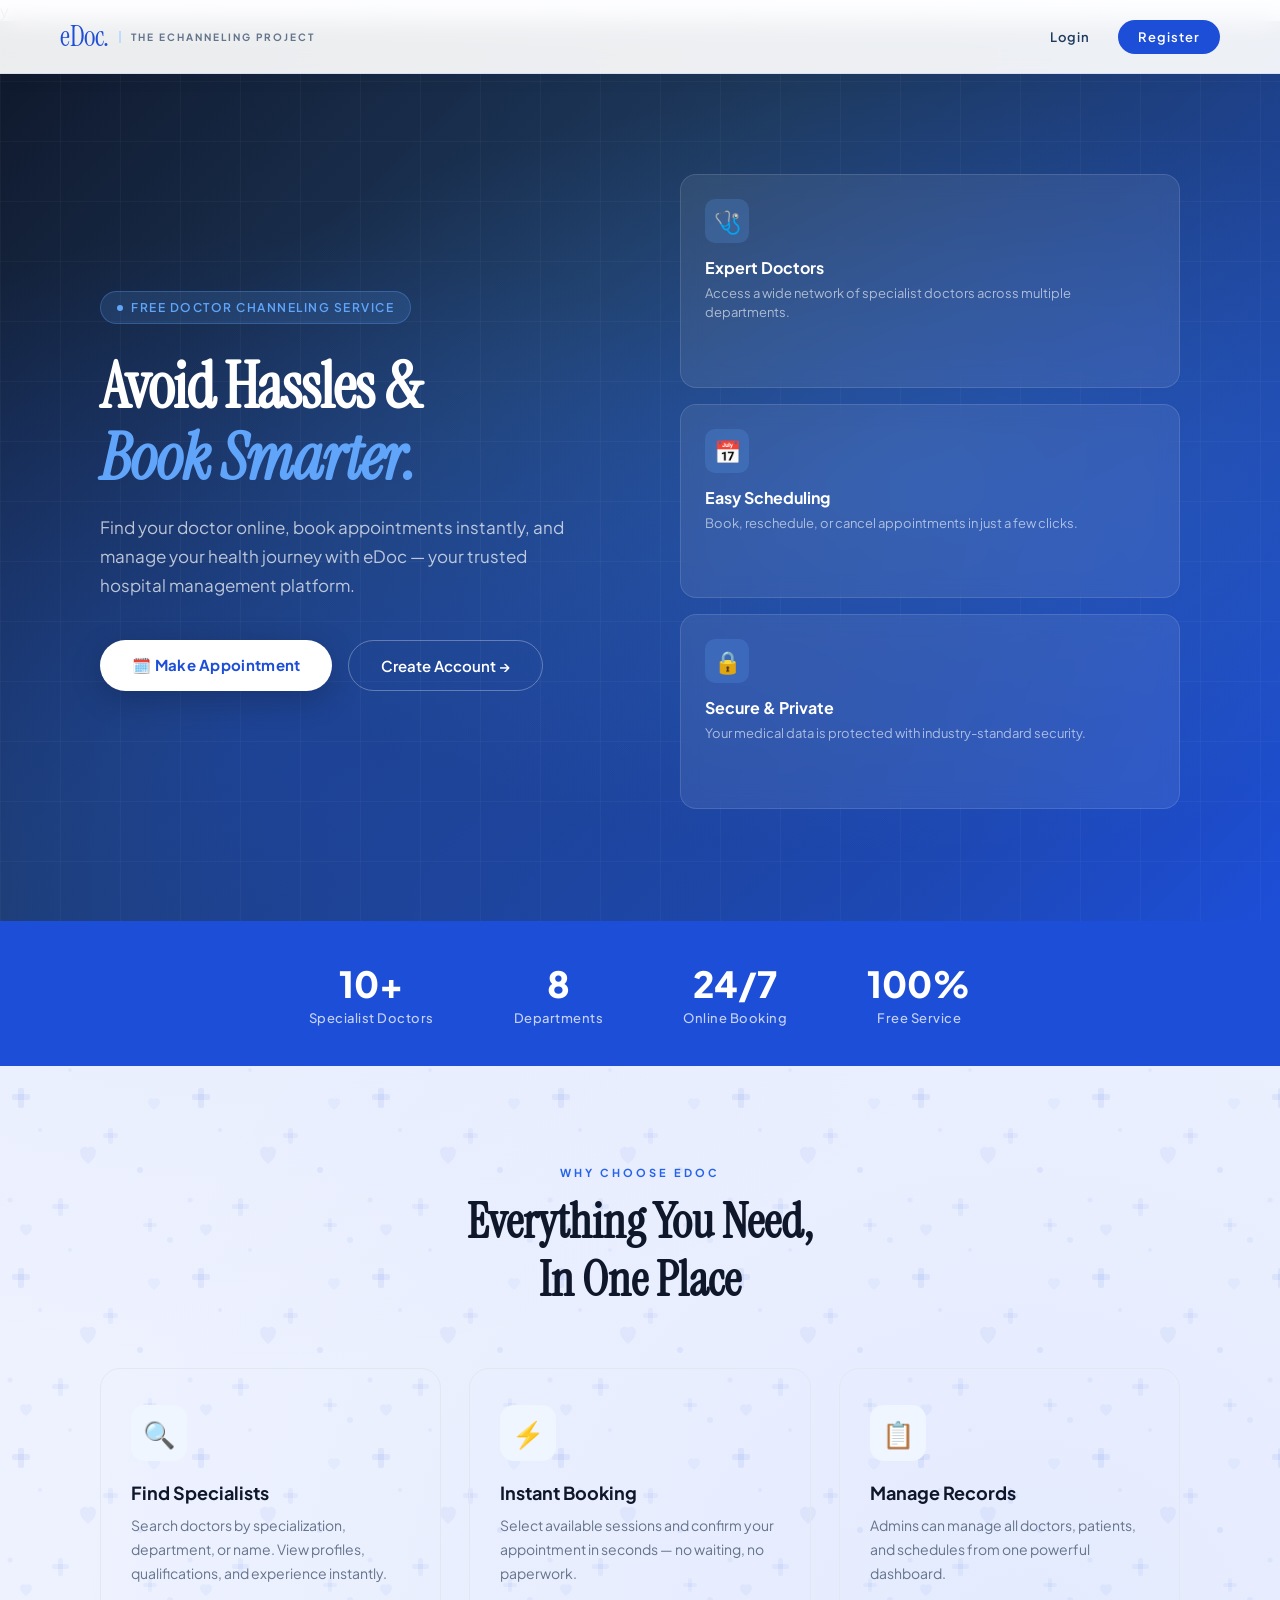
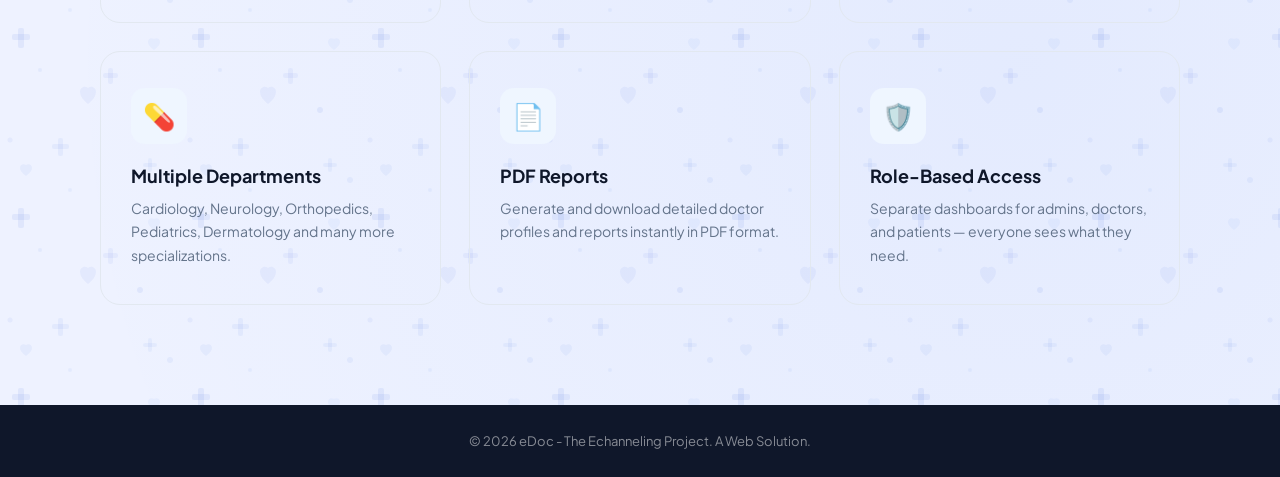
<file: index.html>
<!DOCTYPE html>
<html lang="en">
<head>
  <meta charset="UTF-8">
  <meta name="viewport" content="width=device-width, initial-scale=1.0">
  <title>eDoc - Hospital Management System</title>y
  <link rel="stylesheet" href="style.css">
</head>
<body>

  <!-- NAVBAR -->
  <header class="navbar">
    <div class="logo">
      <span class="brand">eDoc.</span>
      <span class="sub">The Echanneling Project</span>
    </div>
    <nav>
      <a href="login.html" class="nav-link">Login</a>
      <a href="register.html" class="nav-link primary">Register</a>
    </nav>
  </header>

  <!-- HERO -->
  <section class="hero">
    <div class="hero-grid"></div>
    <div class="hero-content">
      <div class="hero-text">
        <div class="hero-badge">
          <span></span> Free Doctor Channeling Service
        </div>
        <h1>Avoid Hassles &<br><em>Book Smarter.</em></h1>
        <p>Find your doctor online, book appointments instantly, and manage your health journey with eDoc — your trusted hospital management platform.</p>
        <div class="hero-cta">
          <a href="login.html" class="btn-primary">
            🗓️ Make Appointment
          </a>
          <a href="register.html" class="btn-secondary">
            Create Account →
          </a>
        </div>
      </div>

      <div class="hero-cards">
        <div class="h-card">
          <div class="h-card-icon">🩺</div>
          <h3>Expert Doctors</h3>
          <p>Access a wide network of specialist doctors across multiple departments.</p>
        </div>
        <div class="h-card">
          <div class="h-card-icon">📅</div>
          <h3>Easy Scheduling</h3>
          <p>Book, reschedule, or cancel appointments in just a few clicks.</p>
        </div>
        <div class="h-card">
          <div class="h-card-icon">🔒</div>
          <h3>Secure & Private</h3>
          <p>Your medical data is protected with industry-standard security.</p>
        </div>
      </div>
    </div>
  </section>

  <!-- STATS -->
  <div class="stats">
    <div class="stat"><h2>10+</h2><p>Specialist Doctors</p></div>
    <div class="stat"><h2>8</h2><p>Departments</p></div>
    <div class="stat"><h2>24/7</h2><p>Online Booking</p></div>
    <div class="stat"><h2>100%</h2><p>Free Service</p></div>
  </div>

  <!-- FEATURES -->
  <section class="features">
    <p class="section-label">Why Choose eDoc</p>
    <h2 class="section-title">Everything You Need,<br>In One Place</h2>
    <div class="features-grid">
      <div class="feature-card">
        <div class="feature-icon">🔍</div>
        <h3>Find Specialists</h3>
        <p>Search doctors by specialization, department, or name. View profiles, qualifications, and experience instantly.</p>
      </div>
      <div class="feature-card">
        <div class="feature-icon">⚡</div>
        <h3>Instant Booking</h3>
        <p>Select available sessions and confirm your appointment in seconds — no waiting, no paperwork.</p>
      </div>
      <div class="feature-card">
        <div class="feature-icon">📋</div>
        <h3>Manage Records</h3>
        <p>Admins can manage all doctors, patients, and schedules from one powerful dashboard.</p>
      </div>
      <div class="feature-card">
        <div class="feature-icon">💊</div>
        <h3>Multiple Departments</h3>
        <p>Cardiology, Neurology, Orthopedics, Pediatrics, Dermatology and many more specializations.</p>
      </div>
      <div class="feature-card">
        <div class="feature-icon">📄</div>
        <h3>PDF Reports</h3>
        <p>Generate and download detailed doctor profiles and reports instantly in PDF format.</p>
      </div>
      <div class="feature-card">
        <div class="feature-icon">🛡️</div>
        <h3>Role-Based Access</h3>
        <p>Separate dashboards for admins, doctors, and patients — everyone sees what they need.</p>
      </div>
    </div>
  </section>

  <footer>
    <p>© 2026 <span>eDoc</span> — Hospital Management System. All rights reserved.</p>
  </footer>

  <script src="script.js"></script>
</body>
</html>
</file>
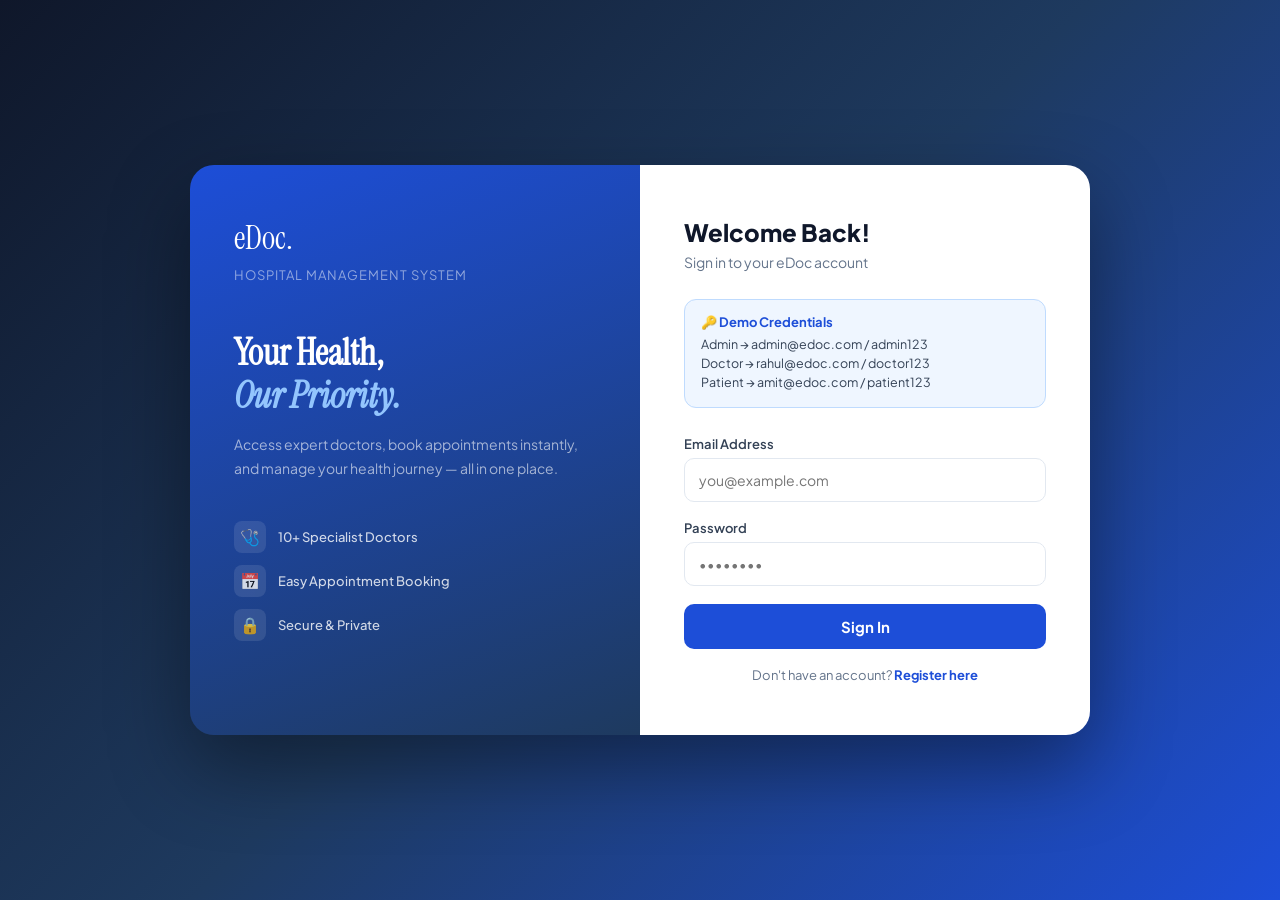
<file: appointment.html>
<!DOCTYPE html>
<html lang="en">
<head>
  <meta charset="UTF-8">
  <meta name="viewport" content="width=device-width, initial-scale=1.0">
  <title>Appointments - eDoc</title>
  <link rel="stylesheet" href="appointment.css">
</head>
<body>
<div class="container">

  <!-- SIDEBAR -->
  <aside class="sidebar">
    <div class="sidebar-logo">
      <span class="brand">eDoc.</span>
      <span class="sub">Hospital Management</span>
    </div>
    <div class="profile">
      <div class="profile-avatar" id="avatarInitial">A</div>
      <h3 id="profileName">Administrator</h3>
      <p id="profileEmail">admin@edoc.com</p>
      <button class="logout" onclick="doLogout()">Sign Out</button>
    </div>
    <ul>
      <li><a href="dashboard.html"><span class="icon">📊</span> Dashboard</a></li>
      <li><a href="doctors.html"><span class="icon">🩺</span> Doctors</a></li>
      <li><a href="schedule.html"><span class="icon">📅</span> Schedule</a></li>
      <li><a href="appointment.html" class="active"><span class="icon">📋</span> Appointment</a></li>
      <li><a href="patient.html"><span class="icon">👥</span> Patients</a></li>
    </ul>
  </aside>

  <!-- CONTENT -->
  <main class="content">
    <div class="header">
      <button class="back-btn" onclick="window.history.back()">← Back</button>
      <h2 style="font-size:18px;font-weight:800;color:#0f172a;">Appointments</h2>
      <button class="add-new" onclick="openBookModal()">+ Book Appointment</button>
      <div class="date">Today's Date<strong id="todayDate">—</strong></div>
    </div>

    <div class="page-body">

      <!-- WELCOME BANNER -->
      <div class="banner" id="welcomeBanner">
        <div>
          <h3>Welcome!</h3>
          <h2 id="bannerName">Patient</h2>
          <p>Track your upcoming and past appointments here.</p>
        </div>
      </div>

      <div class="section">
        <div class="section-head">
          <div>
            <h3>Your Appointments</h3>
            <p>All upcoming and past bookings</p>
          </div>
        </div>
        <table>
          <thead>
            <tr>
              <th>#</th>
              <th>Session</th>
              <th>Doctor</th>
              <th>Date & Time</th>
              <th>Status</th>
              <th>Actions</th>
            </tr>
          </thead>
          <tbody id="appointmentTable">
            <tr><td colspan="6" style="text-align:center;padding:24px;color:#64748b;">Loading appointments...</td></tr>
          </tbody>
        </table>
      </div>
    </div>
  </main>
</div>

<!-- BOOK APPOINTMENT MODAL -->
<div class="modal" id="bookModal">
  <div class="modal-content">
    <h3>📋 Book Appointment</h3>
    <select id="sessionSelect">
      <option value="">-- Loading sessions... --</option>
    </select>
    <div style="display:flex;gap:10px;margin-top:12px;">
      <button class="btn-primary" onclick="submitBooking()" style="flex:1">Confirm Booking</button>
      <button class="btn-danger" onclick="closeBookModal()" style="flex:1">Cancel</button>
    </div>
    <div id="bookMsg" style="margin-top:12px;font-size:13px;text-align:center;display:none;padding:10px;border-radius:8px;"></div>
  </div>
</div>

<script src="appointment.js"></script>
<script>
const API = 'http://localhost:5000/api';

// Setup
document.getElementById('todayDate').textContent = new Date().toISOString().split('T')[0];
const user = JSON.parse(localStorage.getItem('user') || '{}');
if (user.name) {
  document.getElementById('profileName').textContent = user.name;
  document.getElementById('profileEmail').textContent = user.email;
  document.getElementById('avatarInitial').textContent = user.name.charAt(0).toUpperCase();
  document.getElementById('bannerName').textContent = user.name + '.';
}
if (user.role === 'admin' || user.role === 'doctor') {
  document.getElementById('welcomeBanner').style.display = 'none';
}

function doLogout() {
  localStorage.removeItem('token');
  localStorage.removeItem('user');
  window.location.href = 'login.html';
}

// Load sessions into dropdown
async function loadSessionsForBooking() {
  const token = localStorage.getItem('token');
  const sel = document.getElementById('sessionSelect');
  try {
    const r = await fetch(`${API}/sessions`, { headers: { 'Authorization': `Bearer ${token}` } });
    const sessions = await r.json();
    sel.innerHTML = '<option value="">-- Select a Session --</option>';
    if (sessions.length === 0) {
      sel.innerHTML = '<option value="">No sessions available</option>';
      return;
    }
    sessions.forEach(s => {
      const dt = s.scheduled_datetime ? s.scheduled_datetime.replace('T', ' ').substring(0, 16) : '';
      sel.innerHTML += `<option value="${s.id}">${s.title} — Dr. ${s.doctor_name} — ${dt}</option>`;
    });
  } catch(e) {
    sel.innerHTML = '<option value="">Error loading sessions</option>';
  }
}

function openBookModal() {
  document.getElementById('bookModal').classList.add('show');
  document.getElementById('bookMsg').style.display = 'none';
  loadSessionsForBooking();
}

function closeBookModal() {
  document.getElementById('bookModal').classList.remove('show');
}

async function submitBooking() {
  const token = localStorage.getItem('token');
  const sessionId = document.getElementById('sessionSelect').value;
  const msg = document.getElementById('bookMsg');

  if (!sessionId) {
    msg.style.display = 'block';
    msg.style.background = '#fef2f2';
    msg.style.color = '#dc2626';
    msg.textContent = '⚠️ Pehle ek session select karo!';
    return;
  }

  try {
    const r = await fetch(`${API}/appointments`, {
      method: 'POST',
      headers: { 'Content-Type': 'application/json', 'Authorization': `Bearer ${token}` },
      body: JSON.stringify({ session_id: parseInt(sessionId) })
    });
    const d = await r.json();
    msg.style.display = 'block';
    if (r.ok) {
      msg.style.background = '#f0fdf4';
      msg.style.color = '#16a34a';
      msg.textContent = '✅ Appointment booked successfully!';
      setTimeout(() => { closeBookModal(); location.reload(); }, 1200);
    } else {
      msg.style.background = '#fef2f2';
      msg.style.color = '#dc2626';
      msg.textContent = d.message || 'Booking failed!';
    }
  } catch(e) {
    msg.style.display = 'block';
    msg.style.background = '#fef2f2';
    msg.style.color = '#dc2626';
    msg.textContent = 'Backend connect nahi hua!';
  }
}

// Load appointments table (override old JS function)
window.addEventListener('load', async () => {
  const token = localStorage.getItem('token');
  const tbody = document.getElementById('appointmentTable');
  try {
    const r = await fetch(`${API}/appointments`, { headers: { 'Authorization': `Bearer ${token}` } });
    const data = await r.json();
    if (!Array.isArray(data) || data.length === 0) {
      tbody.innerHTML = '<tr><td colspan="6" style="text-align:center;padding:24px;color:#64748b;">No appointments found</td></tr>';
      return;
    }
    tbody.innerHTML = '';
    data.forEach(apt => {
      const dt = apt.scheduled_datetime ? apt.scheduled_datetime.replace('T',' ').substring(0,16) : '—';
      const statusColor = apt.status === 'Confirmed' ? '#dcfce7;color:#16a34a' : apt.status === 'Cancelled' ? '#fee2e2;color:#dc2626' : '#dbeafe;color:#1d4ed8';
      tbody.innerHTML += `
        <tr>
          <td>${apt.id}</td>
          <td>${apt.session_title || '—'}</td>
          <td>${apt.doctor_name || '—'}</td>
          <td>${dt}</td>
          <td><span style="background:${statusColor};padding:3px 10px;border-radius:50px;font-size:11px;font-weight:700;">${apt.status || 'Confirmed'}</span></td>
          <td><button onclick="cancelAppointment(${apt.id})" style="background:#fee2e2;color:#dc2626;border:none;padding:5px 12px;border-radius:6px;font-size:12px;font-weight:600;cursor:pointer;">Cancel</button></td>
        </tr>`;
    });
  } catch(e) {
    tbody.innerHTML = '<tr><td colspan="6" style="text-align:center;padding:24px;color:#dc2626;">Backend connect nahi hua!</td></tr>';
  }
});
</script>
</body>
</html>
</file>
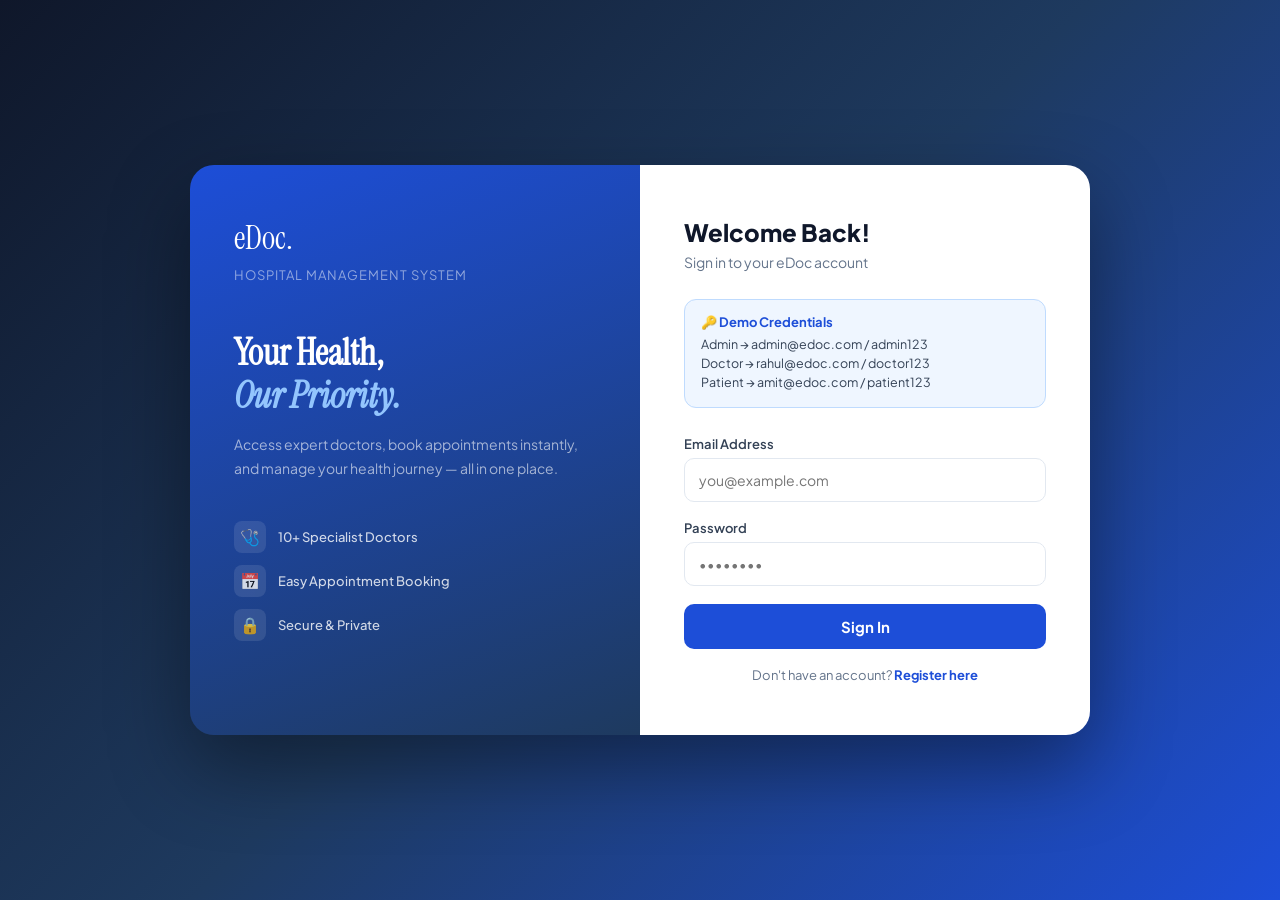
<file: dashboard.html>
<!DOCTYPE html>
<html lang="en">
<head>
  <meta charset="UTF-8">
  <meta name="viewport" content="width=device-width, initial-scale=1.0">
  <title>Dashboard - eDoc</title>
  <link rel="stylesheet" href="dashboard.css">
  <style>
    * { margin: 0; padding: 0; box-sizing: border-box; }
    body { display: flex; min-height: 100vh; background: #f8fafc; font-family: 'Plus Jakarta Sans', sans-serif; }

    /* SIDEBAR */
    .sidebar {
      width: 260px; min-height: 100vh;
      background: #0f172a;
      display: flex; flex-direction: column;
      position: fixed; left: 0; top: 0; bottom: 0; z-index: 50;
    }
    .sidebar-logo { padding: 28px 24px 20px; border-bottom: 1px solid rgba(255,255,255,0.08); }
    .sidebar-logo .brand { font-size: 26px; color: white; display: block; font-weight: 700; letter-spacing: -0.5px; }
    .sidebar-logo .sub { font-size: 10px; color: rgba(255,255,255,0.4); letter-spacing: 1.5px; text-transform: uppercase; font-weight: 600; }
    .profile { padding: 20px 24px; border-bottom: 1px solid rgba(255,255,255,0.08); }
    .profile-avatar { width: 42px; height: 42px; background: linear-gradient(135deg,#2563eb,#60a5fa); border-radius: 12px; display: flex; align-items: center; justify-content: center; font-size: 18px; font-weight: 700; color: white; margin-bottom: 10px; }
    .profile h3 { font-size: 14px; font-weight: 700; color: white; margin-bottom: 2px; }
    .profile p { font-size: 12px; color: rgba(255,255,255,0.45); margin-bottom: 12px; }
    .logout { width: 100%; padding: 8px; background: rgba(239,68,68,0.15); border: 1px solid rgba(239,68,68,0.3); color: #fca5a5; font-size: 12px; font-weight: 600; border-radius: 8px; cursor: pointer; }
    .sidebar nav { padding: 16px 12px; }
    .sidebar nav ul { list-style: none; }
    .sidebar nav li { margin-bottom: 4px; }
    .sidebar nav a { display: flex; align-items: center; gap: 10px; padding: 11px 14px; border-radius: 10px; color: rgba(255,255,255,0.55); text-decoration: none; font-size: 14px; font-weight: 500; }
    .sidebar nav a:hover { background: rgba(255,255,255,0.07); color: white; }
    .sidebar nav a.active { background: #1d4ed8; color: white; font-weight: 600; }
    .icon { font-size: 16px; width: 20px; text-align: center; }

    /* MAIN */
    .main-content { margin-left: 260px; flex: 1; min-height: 100vh; display: flex; flex-direction: column; }

    /* TOPBAR */
    .topbar { background: white; padding: 16px 32px; display: flex; align-items: center; gap: 12px; border-bottom: 1px solid #e2e8f0; position: sticky; top: 0; z-index: 40; box-shadow: 0 1px 8px rgba(0,0,0,0.05); }
    .topbar input { flex: 1; max-width: 380px; padding: 10px 16px; border: 1.5px solid #e2e8f0; border-radius: 10px; font-size: 14px; outline: none; }
    .topbar input:focus { border-color: #3b82f6; }
    .topbar .search-btn { padding: 10px 20px; background: #1d4ed8; color: white; border: none; border-radius: 10px; font-size: 13px; font-weight: 600; cursor: pointer; }
    .date { margin-left: auto; text-align: right; font-size: 12px; color: #64748b; }
    .date strong { display: block; font-size: 14px; color: #0f172a; font-weight: 700; }

    /* PAGE BODY */
    .page-body { padding: 28px 32px; }

    /* STAT CARDS */
    .status-cards { display: grid; grid-template-columns: repeat(4,1fr); gap: 20px; margin-bottom: 28px; }
    .card { background: white; border-radius: 16px; padding: 24px; border: 1.5px solid #e2e8f0; position: relative; overflow: hidden; transition: all 0.3s; }
    .card::after { content:''; position: absolute; top:0; left:0; right:0; height:3px; background: linear-gradient(90deg,#2563eb,#60a5fa); }
    .card:hover { box-shadow: 0 8px 24px rgba(37,99,235,.12); transform: translateY(-2px); }
    .card h2 { font-size: 38px; font-weight: 800; color: #1d4ed8; line-height:1; margin-bottom:6px; }
    .card p { font-size: 13px; color: #64748b; font-weight: 600; text-transform: uppercase; letter-spacing:.5px; }

    /* SECTIONS */
    .upcoming { display: grid; grid-template-columns: 1fr 1fr; gap: 24px; }
    .section { background: white; border-radius: 16px; border: 1.5px solid #e2e8f0; overflow: hidden; }
    .section-head { padding: 20px 24px; border-bottom: 1px solid #f1f5f9; }
    .section-head h3 { font-size: 15px; font-weight: 700; color: #0f172a; margin-bottom: 4px; }
    .section-head p { font-size: 12px; color: #64748b; }
    table { width: 100%; border-collapse: collapse; }
    thead { background: #f8fafc; }
    th { padding: 11px 16px; text-align: left; font-size: 11px; font-weight: 700; color: #64748b; text-transform: uppercase; letter-spacing:.8px; border-bottom: 1px solid #e2e8f0; }
    td { padding: 12px 16px; font-size: 13px; color: #334155; border-bottom: 1px solid #f1f5f9; }
    tr:last-child td { border-bottom: none; }
    tr:hover td { background: #eff6ff; }
    .section-footer { padding: 14px 24px; border-top: 1px solid #f1f5f9; }
    .section-footer button { width: 100%; padding: 10px; background: #eff6ff; color: #1d4ed8; border: 1.5px solid #dbeafe; border-radius: 10px; font-size: 13px; font-weight: 700; cursor: pointer; }
    .section-footer button:hover { background: #1d4ed8; color: white; }
  </style>
</head>
<body>

  <!-- SIDEBAR -->
  <aside class="sidebar">
    <div class="sidebar-logo">
      <span class="brand">eDoc.</span>
      <span class="sub">Hospital Management</span>
    </div>
    <div class="profile">
      <div class="profile-avatar" id="avatarInitial">A</div>
      <h3 id="profileName">Administrator</h3>
      <p id="profileEmail">admin@edoc.com</p>
      <button class="logout" onclick="doLogout()">Sign Out</button>
    </div>
    <nav>
      <ul>
        <li><a href="dashboard.html" class="active"><span class="icon">📊</span> Dashboard</a></li>
        <li><a href="doctors.html"><span class="icon">🩺</span> Doctors</a></li>
        <li><a href="schedule.html"><span class="icon">📅</span> Schedule</a></li>
        <li><a href="appointment.html"><span class="icon">📋</span> Appointment</a></li>
        <li><a href="patient.html"><span class="icon">👥</span> Patients</a></li>
      </ul>
    </nav>
  </aside>

  <!-- MAIN CONTENT -->
  <main class="main-content">
    <div class="topbar">
      <input type="text" id="searchInput" placeholder="🔍 Search Doctor name or Email">
      <button class="search-btn" onclick="doSearch()">Search</button>
      <div class="date">Today's Date<strong id="todayDate">—</strong></div>
    </div>

    <div class="page-body">
      <!-- STAT CARDS -->
      <div class="status-cards">
        <div class="card"><h2 id="statDoctors">—</h2><p>Doctors</p></div>
        <div class="card"><h2 id="statPatients">—</h2><p>Patients</p></div>
        <div class="card"><h2 id="statBookings">—</h2><p>New Bookings</p></div>
        <div class="card"><h2 id="statSessions">—</h2><p>Today Sessions</p></div>
      </div>

      <!-- TABLES -->
      <div class="upcoming">
        <div class="section">
          <div class="section-head">
            <h3>Upcoming Appointments</h3>
            <p>Next 7 days</p>
          </div>
          <table>
            <thead><tr><th>#</th><th>Patient</th><th>Doctor</th><th>Session</th></tr></thead>
            <tbody id="appointmentBody">
              <tr><td colspan="4" style="text-align:center;padding:24px;color:#64748b;">Loading...</td></tr>
            </tbody>
          </table>
          <div class="section-footer">
            <button onclick="window.location.href='appointment.html'">Show all Appointments →</button>
          </div>
        </div>

        <div class="section">
          <div class="section-head">
            <h3>Upcoming Sessions</h3>
            <p>Next 7 days</p>
          </div>
          <table>
            <thead><tr><th>Session</th><th>Doctor</th><th>Date & Time</th></tr></thead>
            <tbody id="sessionBody">
              <tr><td colspan="3" style="text-align:center;padding:24px;color:#64748b;">Loading...</td></tr>
            </tbody>
          </table>
          <div class="section-footer">
            <button onclick="window.location.href='schedule.html'">Show all Sessions →</button>
          </div>
        </div>
      </div>
    </div>
  </main>

  <script src="dashboard.js"></script>
  <script>
    // Set date
    document.getElementById('todayDate').textContent = new Date().toISOString().split('T')[0];

    // Set profile
    const user = JSON.parse(localStorage.getItem('user') || '{}');
    if (user.name) {
      document.getElementById('profileName').textContent = user.name;
      document.getElementById('profileEmail').textContent = user.email;
      document.getElementById('avatarInitial').textContent = user.name.charAt(0).toUpperCase();
    }

    function doLogout() {
      localStorage.removeItem('token');
      localStorage.removeItem('user');
      window.location.href = 'login.html';
    }

    function doSearch() {
      const q = document.getElementById('searchInput').value.trim();
      if (q) { localStorage.setItem('searchQuery', q); window.location.href = 'doctors.html'; }
    }
  </script>
</body>
</html>
</file>
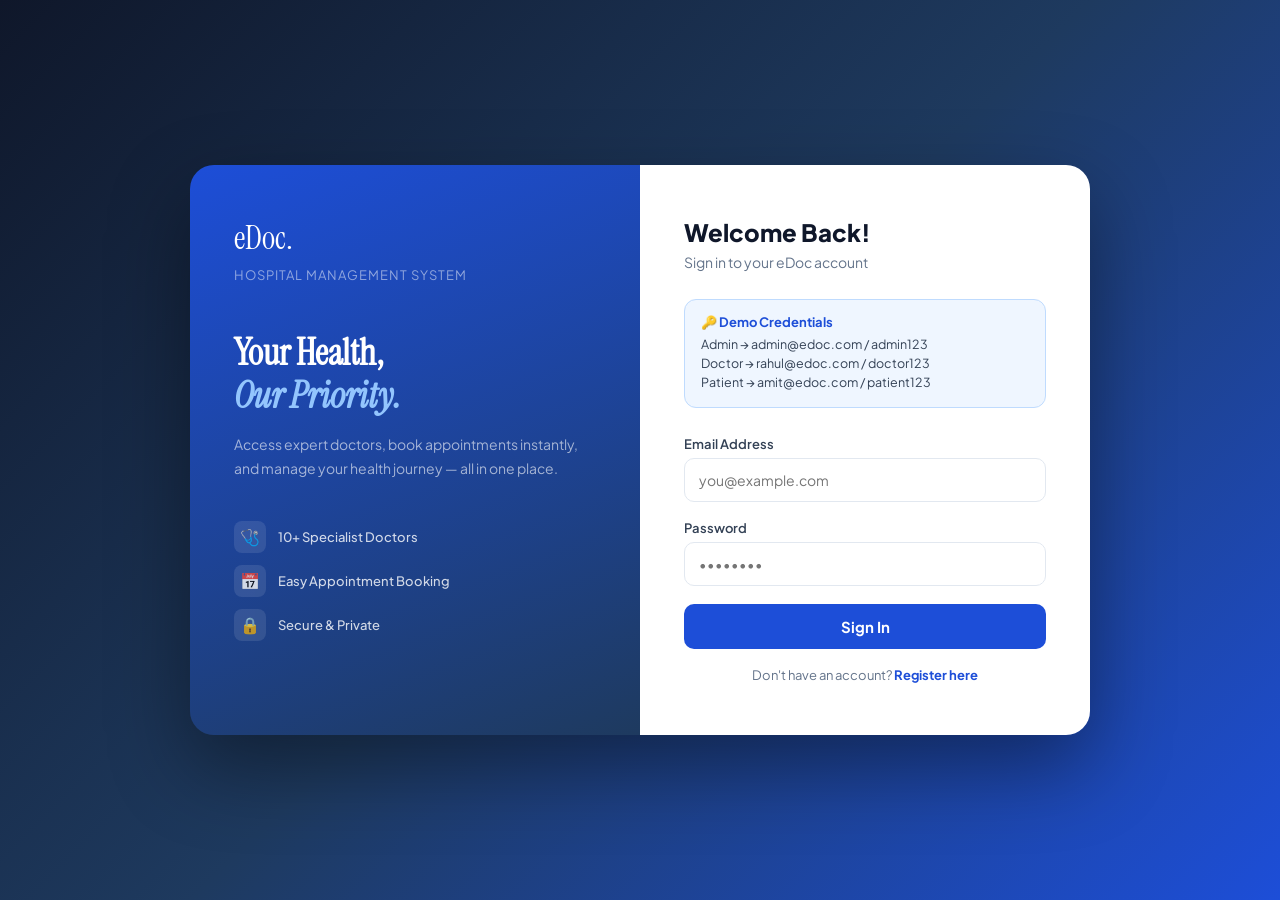
<file: doctors.html>
<!DOCTYPE html>
<html lang="en">
<head>
  <meta charset="UTF-8">
  <meta name="viewport" content="width=device-width, initial-scale=1.0">
  <title>Doctors - eDoc</title>
  <link rel="stylesheet" href="doctors.css">
</head>
<body>
<div class="container">

  <!-- SIDEBAR -->
  <aside class="sidebar">
    <div class="sidebar-logo">
      <span class="brand">eDoc.</span>
      <span class="sub">Hospital Management</span>
    </div>
    <div class="profile">
      <div class="profile-avatar" id="avatarInitial">A</div>
      <h3 id="profileName">Administrator</h3>
      <p id="profileEmail">admin@edoc.com</p>
      <button class="logout" onclick="doLogout()">Sign Out</button>
    </div>
    <ul>
      <li><a href="dashboard.html"><span class="icon">📊</span> Dashboard</a></li>
      <li><a href="doctors.html" class="active"><span class="icon">🩺</span> Doctors</a></li>
      <li><a href="schedule.html"><span class="icon">📅</span> Schedule</a></li>
      <li><a href="appointment.html"><span class="icon">📋</span> Appointment</a></li>
      <li><a href="patient.html"><span class="icon">👥</span> Patients</a></li>
    </ul>
  </aside>

  <!-- CONTENT -->
  <main class="content">
    <div class="header">
      <button class="back-btn" onclick="window.location.href='dashboard.html'">← Back</button>
      <input type="text" id="searchDoctor" placeholder="🔍 Search Doctor name or Email">
      <button onclick="searchDoctor()">Search</button>
      <button class="add-new" onclick="openAddModal()">+ Add New</button>
      <div class="date">Today's Date<strong id="todayDate">—</strong></div>
    </div>

    <div class="page-body">
      <div class="section">
        <div class="section-head">
          <div>
            <h3>All Doctors</h3>
            <p>Manage all registered doctors</p>
          </div>
        </div>
        <table>
          <thead>
            <tr>
              <th>Doctor Name</th>
              <th>Email</th>
              <th>Specialization</th>
              <th>Experience</th>
              <th>Actions</th>
            </tr>
          </thead>
          <tbody id="doctorTable">
            <tr><td colspan="5"><div class="empty-state"><span class="emoji">🩺</span>Loading doctors...</div></td></tr>
          </tbody>
        </table>
      </div>
    </div>
  </main>
</div>

<!-- ADD MODAL -->
<div class="modal" id="addModal">
  <div class="modal-content">
    <h3>➕ Add New Doctor</h3>
    <input type="text" id="newName" placeholder="Full Name">
    <input type="email" id="newEmail" placeholder="Email">
    <input type="password" id="newPwd" placeholder="Password (min 6 chars)">
    <input type="tel" id="newPhone" placeholder="Phone Number">
    <select id="newSpec">
      <option value="Cardiology">Cardiology</option>
      <option value="Neurology">Neurology</option>
      <option value="Orthopedics">Orthopedics</option>
      <option value="Pediatrics">Pediatrics</option>
      <option value="Dermatology">Dermatology</option>
      <option value="Ophthalmology">Ophthalmology</option>
      <option value="General Medicine">General Medicine</option>
      <option value="Accident and Emergency">Accident and Emergency</option>
    </select>
    <input type="text" id="newQual" placeholder="Qualification (e.g. MBBS MD)">
    <input type="number" id="newExp" placeholder="Experience (years)" min="0">
    <div style="display:flex;gap:10px;margin-top:4px;">
      <button class="btn-primary" onclick="submitAddDoctor()" style="flex:1">Save Doctor</button>
      <button class="btn-danger" onclick="closeModal('addModal')" style="flex:1">Cancel</button>
    </div>
    <div id="addMsg" style="margin-top:12px;font-size:13px;text-align:center;display:none;padding:10px;border-radius:8px;"></div>
  </div>
</div>

<script src="doctors.js"></script>
<script>
  // Set date
  document.getElementById('todayDate').textContent = new Date().toISOString().split('T')[0];

  // Set profile from localStorage
  const user = JSON.parse(localStorage.getItem('user') || '{}');
  if (user.name) {
    document.getElementById('profileName').textContent = user.name;
    document.getElementById('profileEmail').textContent = user.email;
    document.getElementById('avatarInitial').textContent = user.name.charAt(0).toUpperCase();
  }

  function doLogout() {
    localStorage.removeItem('token');
    localStorage.removeItem('user');
    window.location.href = 'login.html';
  }

  function openAddModal() { document.getElementById('addModal').classList.add('show'); }
  function closeModal(id) { document.getElementById(id).classList.remove('show'); }

  async function submitAddDoctor() {
    const token = localStorage.getItem('token');
    const body = {
      name: document.getElementById('newName').value,
      email: document.getElementById('newEmail').value,
      password: document.getElementById('newPwd').value,
      phone: document.getElementById('newPhone').value,
      role: 'doctor',
      specialization: document.getElementById('newSpec').value,
      qualification: document.getElementById('newQual').value || 'MBBS',
      experience: parseInt(document.getElementById('newExp').value) || 0
    };
    const msg = document.getElementById('addMsg');
    try {
      const r = await fetch('http://localhost:5000/api/auth/register', {
        method: 'POST', headers: {'Content-Type':'application/json'}, body: JSON.stringify(body)
      });
      const d = await r.json();
      msg.style.display = 'block';
      if (r.ok) {
        msg.style.background = '#f0fdf4'; msg.style.color = '#16a34a';
        msg.textContent = '✅ Doctor added!';
        setTimeout(() => { closeModal('addModal'); location.reload(); }, 1000);
      } else {
        msg.style.background = '#fef2f2'; msg.style.color = '#dc2626';
        msg.textContent = d.message || 'Error!';
      }
    } catch(e) { msg.style.display='block'; msg.textContent='Connection error!'; }
  }
</script>
</body>
</html>
</file>
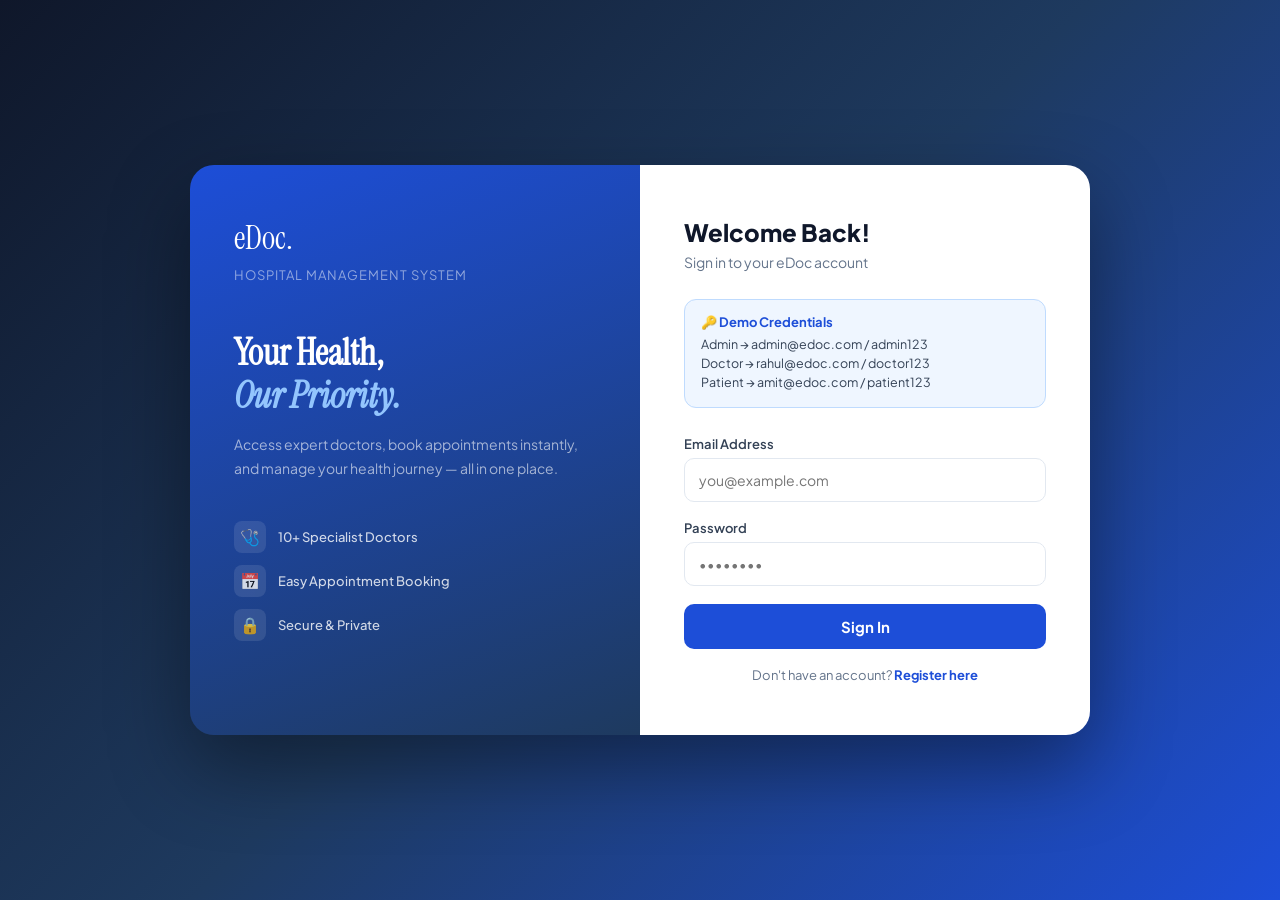
<file: login.html>
<!DOCTYPE html>
<html lang="en">
<head>
  <meta charset="UTF-8">
  <meta name="viewport" content="width=device-width, initial-scale=1.0">
  <title>Login - eDoc</title>
  <style>
    @import url('https://fonts.googleapis.com/css2?family=Plus+Jakarta+Sans:wght@400;500;600;700;800&family=Instrument+Serif:ital@0;1&display=swap');
    *{margin:0;padding:0;box-sizing:border-box;}
    body{font-family:'Plus Jakarta Sans',sans-serif;background:linear-gradient(135deg,#0f172a,#1e3a5f,#1d4ed8);min-height:100vh;display:flex;align-items:center;justify-content:center;padding:20px;}
    .wrap{display:grid;grid-template-columns:1fr 1fr;max-width:900px;width:100%;border-radius:24px;overflow:hidden;box-shadow:0 32px 80px rgba(0,0,0,0.4);}
    .left{background:linear-gradient(160deg,#1d4ed8,#1e3a5f);padding:52px 44px;display:flex;flex-direction:column;justify-content:space-between;}
    .left .brand{font-family:'Instrument Serif',serif;font-size:32px;color:white;margin-bottom:8px;}
    .left .tagline{font-size:13px;color:rgba(255,255,255,0.5);letter-spacing:1px;margin-bottom:48px;}
    .left h2{font-family:'Instrument Serif',serif;font-size:36px;color:white;line-height:1.2;margin-bottom:16px;}
    .left h2 em{font-style:italic;color:#93c5fd;}
    .left p{font-size:14px;color:rgba(255,255,255,0.6);line-height:1.7;}
    .features{margin-top:40px;display:flex;flex-direction:column;gap:12px;}
    .feat{display:flex;align-items:center;gap:12px;color:rgba(255,255,255,0.8);font-size:13px;font-weight:500;}
    .feat span{width:32px;height:32px;background:rgba(255,255,255,0.1);border-radius:8px;display:flex;align-items:center;justify-content:center;font-size:16px;flex-shrink:0;}
    .right{background:white;padding:52px 44px;}
    .right h3{font-size:24px;font-weight:800;color:#0f172a;margin-bottom:6px;}
    .right .sub{font-size:14px;color:#64748b;margin-bottom:28px;}
    .demo{background:#eff6ff;border:1px solid #bfdbfe;border-radius:12px;padding:14px 16px;margin-bottom:28px;font-size:12.5px;}
    .demo strong{color:#1d4ed8;display:block;margin-bottom:6px;font-size:13px;}
    .demo p{color:#334155;margin:3px 0;}
    label{font-size:13px;font-weight:600;color:#334155;display:block;margin-bottom:6px;}
    input{width:100%;padding:12px 14px;border:1.5px solid #e2e8f0;border-radius:10px;font-size:14px;font-family:inherit;outline:none;margin-bottom:18px;transition:border .2s;}
    input:focus{border-color:#2563eb;}
    .btn{width:100%;padding:13px;background:#1d4ed8;color:white;border:none;border-radius:10px;font-size:15px;font-weight:700;cursor:pointer;font-family:inherit;transition:background .2s;}
    .btn:hover{background:#1e40af;}
    .btn:disabled{background:#94a3b8;cursor:not-allowed;}
    .msg{margin-top:14px;padding:12px 14px;border-radius:10px;font-size:13px;text-align:center;display:none;}
    .msg.error{background:#fef2f2;color:#dc2626;border:1px solid #fca5a5;}
    .msg.success{background:#f0fdf4;color:#16a34a;border:1px solid #86efac;}
    .link{text-align:center;margin-top:18px;font-size:13px;color:#64748b;}
    .link a{color:#1d4ed8;font-weight:700;text-decoration:none;}
    @media(max-width:650px){.wrap{grid-template-columns:1fr;}.left{display:none;}}
  </style>
</head>
<body>
<div class="wrap">
  <div class="left">
    <div>
      <div class="brand">eDoc.</div>
      <div class="tagline">HOSPITAL MANAGEMENT SYSTEM</div>
      <h2>Your Health,<br><em>Our Priority.</em></h2>
      <p>Access expert doctors, book appointments instantly, and manage your health journey — all in one place.</p>
      <div class="features">
        <div class="feat"><span>🩺</span> 10+ Specialist Doctors</div>
        <div class="feat"><span>📅</span> Easy Appointment Booking</div>
        <div class="feat"><span>🔒</span> Secure & Private</div>
      </div>
    </div>
  </div>
  <div class="right">
    <h3>Welcome Back!</h3>
    <p class="sub">Sign in to your eDoc account</p>
    <div class="demo">
      <strong>🔑 Demo Credentials</strong>
      <p>Admin &rarr; admin@edoc.com / admin123</p>
      <p>Doctor &rarr; rahul@edoc.com / doctor123</p>
      <p>Patient &rarr; amit@edoc.com / patient123</p>
    </div>
    <label>Email Address</label>
    <input type="email" id="email" placeholder="you@example.com">
    <label>Password</label>
    <input type="password" id="password" placeholder="••••••••">
    <button class="btn" id="btn" onclick="doLogin()">Sign In</button>
    <div class="msg" id="msg"></div>
    <p class="link">Don't have an account? <a href="register.html">Register here</a></p>
  </div>
</div>
<script>
async function doLogin(){
  const email=document.getElementById('email').value.trim();
  const pwd=document.getElementById('password').value.trim();
  const btn=document.getElementById('btn');
  if(!email||!pwd){show('Email aur password bharo!','error');return;}
  btn.disabled=true;btn.textContent='Signing in...';
  try{
    const r=await fetch('http://localhost:5000/api/auth/login',{method:'POST',headers:{'Content-Type':'application/json'},body:JSON.stringify({email,password:pwd})});
    const d=await r.json();
    if(r.ok){
      localStorage.setItem('token',d.token);
      localStorage.setItem('user',JSON.stringify(d.user));
      show('Login successful! Redirecting...','success');
      setTimeout(()=>{window.location.href='dashboard.html';},700);
    }else{show(d.message||'Login failed!','error');btn.disabled=false;btn.textContent='Sign In';}
  }catch(e){show('Backend connect nahi hua! XAMPP + python app.py check karo','error');btn.disabled=false;btn.textContent='Sign In';}
}
function show(t,c){const m=document.getElementById('msg');m.textContent=t;m.className='msg '+c;m.style.display='block';}
document.addEventListener('keydown',e=>{if(e.key==='Enter')doLogin();});
</script>
</body>
</html>
</file>
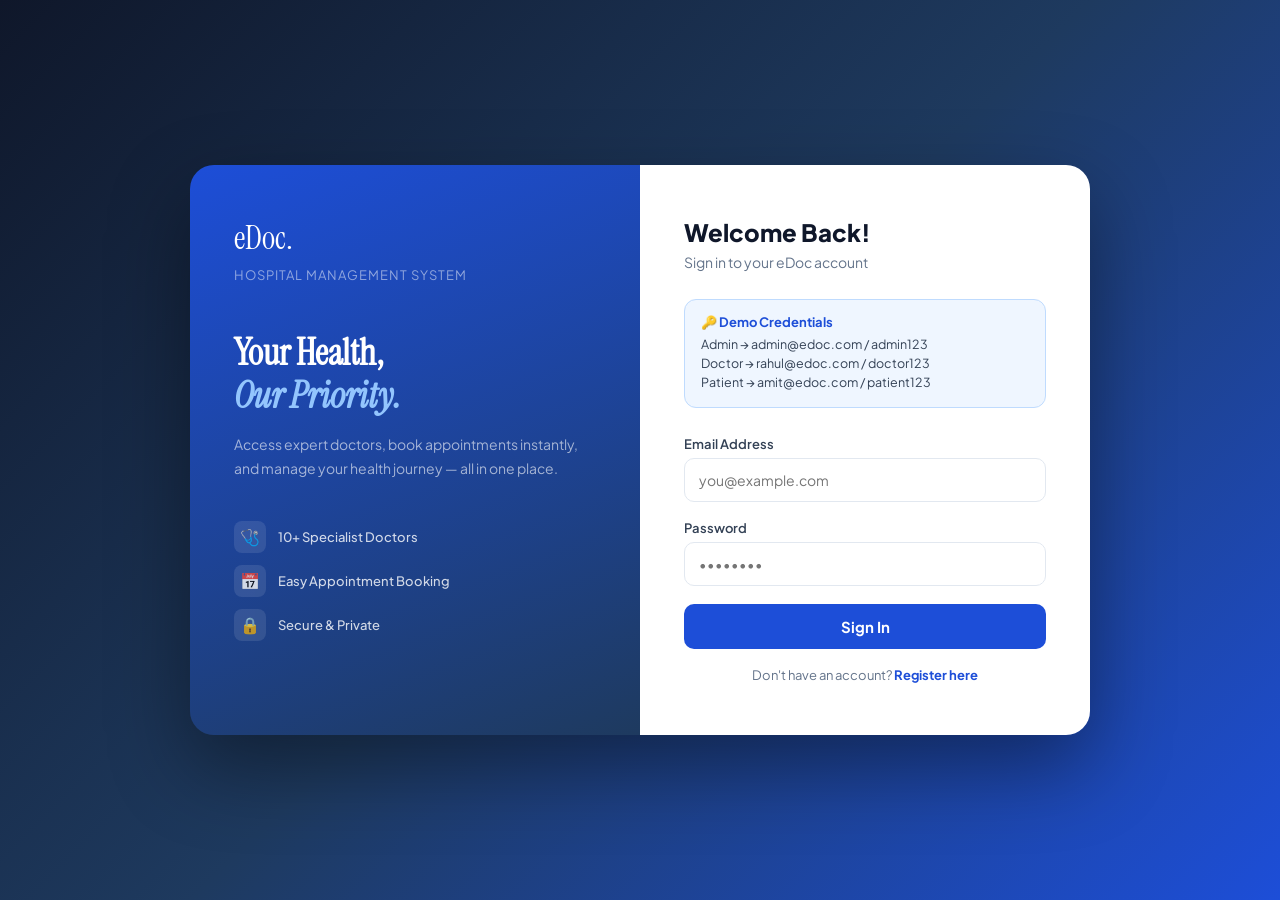
<file: patient.html>
<!DOCTYPE html>
<html lang="en">
<head>
  <meta charset="UTF-8">
  <meta name="viewport" content="width=device-width, initial-scale=1.0">
  <title>Patients - eDoc</title>
  <link rel="stylesheet" href="patient.css">
</head>
<body>
<div class="container">

  <!-- SIDEBAR -->
  <aside class="sidebar">
    <div class="sidebar-logo">
      <span class="brand">eDoc.</span>
      <span class="sub">Hospital Management</span>
    </div>
    <div class="profile">
      <div class="profile-avatar" id="avatarInitial">A</div>
      <h3 id="profileName">Administrator</h3>
      <p id="profileEmail">admin@edoc.com</p>
      <button class="logout" onclick="doLogout()">Sign Out</button>
    </div>
    <ul>
      <li><a href="dashboard.html"><span class="icon">📊</span> Dashboard</a></li>
      <li><a href="doctors.html"><span class="icon">🩺</span> Doctors</a></li>
      <li><a href="schedule.html"><span class="icon">📅</span> Schedule</a></li>
      <li><a href="appointment.html"><span class="icon">📋</span> Appointment</a></li>
      <li><a href="patient.html" class="active"><span class="icon">👥</span> Patients</a></li>
    </ul>
  </aside>

  <!-- CONTENT -->
  <main class="content">
    <div class="header">
      <button class="back-btn" onclick="window.history.back()">← Back</button>
      <h2 style="font-size:18px;font-weight:800;color:#0f172a;">Patients</h2>
      <div class="date">Today's Date<strong id="todayDate">—</strong></div>
    </div>

    <div class="page-body">

      <!-- Patient/Doctor ke liye message -->
      <div id="notAdminMsg" style="display:none;background:#fef9c3;border:1px solid #fde68a;border-radius:12px;padding:28px;text-align:center;">
        <div style="font-size:40px;margin-bottom:12px;">🔒</div>
        <div style="font-size:16px;font-weight:700;color:#92400e;margin-bottom:8px;">Admin Only Page</div>
        <div style="font-size:13px;color:#78350f;margin-bottom:16px;">Yeh page sirf Admin ke liye hai.</div>
        <a href="appointment.html" style="background:#1d4ed8;color:white;padding:10px 24px;border-radius:10px;text-decoration:none;font-size:13px;font-weight:700;">My Appointments dekhein →</a>
      </div>

      <!-- Admin ke liye table -->
      <div class="section" id="patientSection">
        <div class="section-head">
          <div>
            <h3>Patient List</h3>
            <p>All registered patients</p>
          </div>
        </div>
        <table>
          <thead>
            <tr>
              <th>ID</th><th>Name</th><th>Email</th><th>Phone</th><th>Registered</th><th>Actions</th>
            </tr>
          </thead>
          <tbody id="patientTable">
            <tr><td colspan="6" style="text-align:center;padding:24px;color:#64748b;">Loading...</td></tr>
          </tbody>
        </table>
      </div>

    </div>
  </main>
</div>

<script>
  const _user = JSON.parse(localStorage.getItem('user') || '{}');
  const _token = localStorage.getItem('token');

  // No token — login page
  if (!_token) { window.location.href = 'login.html'; }

  // Set profile
  document.getElementById('todayDate').textContent = new Date().toISOString().split('T')[0];
  if (_user.name) {
    document.getElementById('profileName').textContent = _user.name;
    document.getElementById('profileEmail').textContent = _user.email;
    document.getElementById('avatarInitial').textContent = _user.name.charAt(0).toUpperCase();
  }

  function doLogout() {
    localStorage.removeItem('token');
    localStorage.removeItem('user');
    window.location.href = 'login.html';
  }

  // Admin hai to patient.js load karo, warna message dikhao
  if (_user.role === 'admin') {
    document.getElementById('patientSection').style.display = 'block';
    document.getElementById('notAdminMsg').style.display = 'none';

    // patient.js dynamically load karo sirf admin ke liye
    const script = document.createElement('script');
    script.src = 'patient.js';
    document.body.appendChild(script);

  } else {
    // Patient ya Doctor — JS load hi mat karo
    document.getElementById('patientSection').style.display = 'none';
    document.getElementById('notAdminMsg').style.display = 'block';
  }
</script>
</body>
</html>
</file>
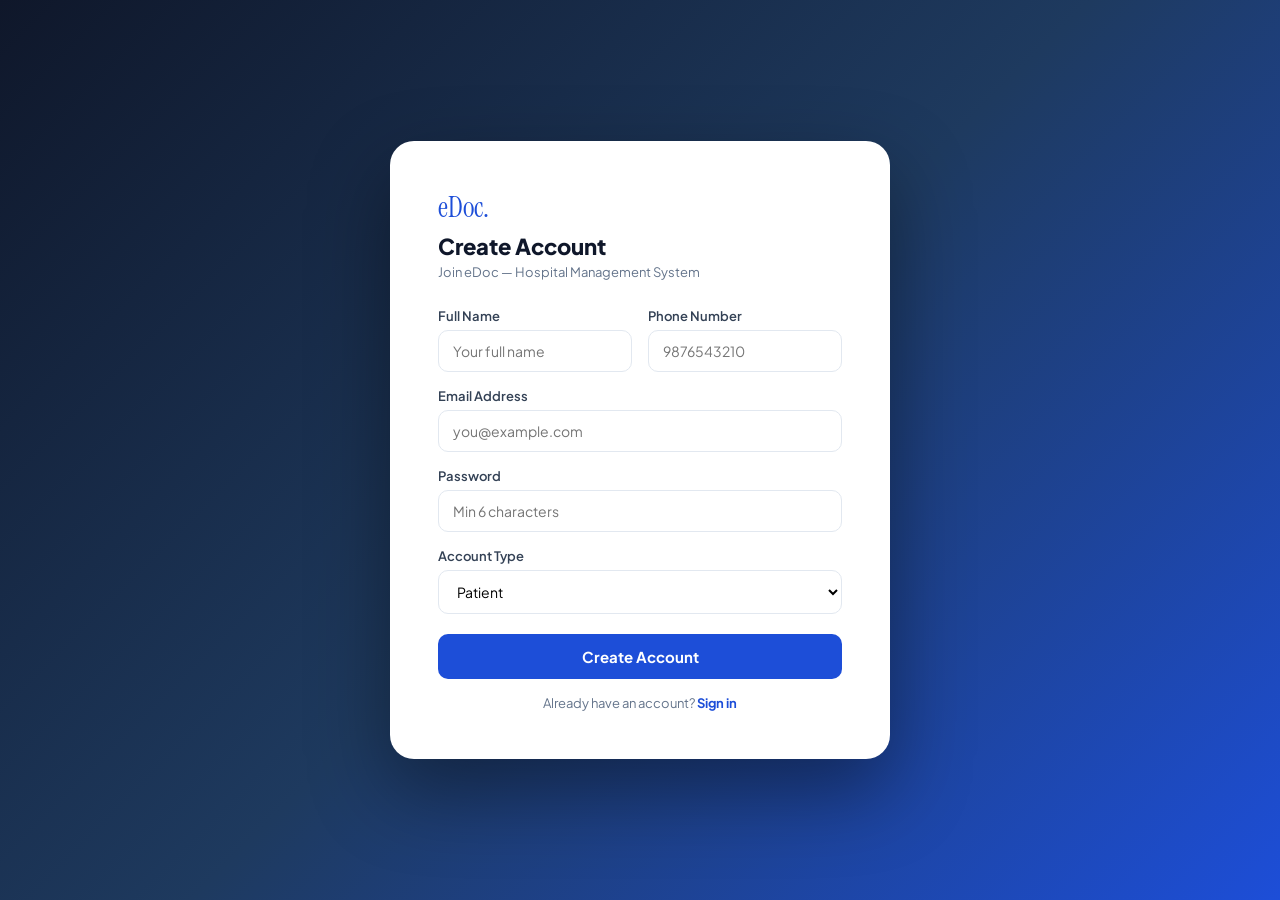
<file: register.html>
<!DOCTYPE html>
<html lang="en">
<head>
  <meta charset="UTF-8">
  <meta name="viewport" content="width=device-width, initial-scale=1.0">
  <title>Register - eDoc</title>
  <style>
    @import url('https://fonts.googleapis.com/css2?family=Plus+Jakarta+Sans:wght@400;500;600;700;800&family=Instrument+Serif:ital@0;1&display=swap');
    *{margin:0;padding:0;box-sizing:border-box;}
    body{font-family:'Plus Jakarta Sans',sans-serif;background:linear-gradient(135deg,#0f172a,#1e3a5f,#1d4ed8);min-height:100vh;display:flex;align-items:center;justify-content:center;padding:24px;}
    .card{background:white;border-radius:24px;padding:48px;width:100%;max-width:500px;box-shadow:0 32px 80px rgba(0,0,0,0.4);}
    .logo{font-family:'Instrument Serif',serif;font-size:28px;color:#1d4ed8;margin-bottom:6px;}
    h3{font-size:22px;font-weight:800;color:#0f172a;margin-bottom:4px;}
    .sub{font-size:13px;color:#64748b;margin-bottom:28px;}
    .row{display:grid;grid-template-columns:1fr 1fr;gap:16px;}
    .field{margin-bottom:16px;}
    label{font-size:13px;font-weight:600;color:#334155;display:block;margin-bottom:6px;}
    input,select{width:100%;padding:11px 14px;border:1.5px solid #e2e8f0;border-radius:10px;font-size:14px;font-family:inherit;outline:none;transition:border .2s;background:white;}
    input:focus,select:focus{border-color:#2563eb;}
    .doctor-fields{display:none;background:#eff6ff;border:1px solid #bfdbfe;border-radius:12px;padding:16px;margin-bottom:16px;}
    .doctor-fields.show{display:block;}
    .doctor-fields label{color:#1d4ed8;}
    .btn{width:100%;padding:13px;background:#1d4ed8;color:white;border:none;border-radius:10px;font-size:15px;font-weight:700;cursor:pointer;font-family:inherit;margin-top:4px;}
    .btn:hover{background:#1e40af;}
    .btn:disabled{background:#94a3b8;}
    .msg{margin-top:14px;padding:12px;border-radius:10px;font-size:13px;text-align:center;display:none;}
    .msg.error{background:#fef2f2;color:#dc2626;border:1px solid #fca5a5;}
    .msg.success{background:#f0fdf4;color:#16a34a;border:1px solid #86efac;}
    .link{text-align:center;margin-top:16px;font-size:13px;color:#64748b;}
    .link a{color:#1d4ed8;font-weight:700;text-decoration:none;}
  </style>
</head>
<body>
<div class="card">
  <div class="logo">eDoc.</div>
  <h3>Create Account</h3>
  <p class="sub">Join eDoc — Hospital Management System</p>

  <div class="row">
    <div class="field">
      <label>Full Name</label>
      <input type="text" id="name" placeholder="Your full name">
    </div>
    <div class="field">
      <label>Phone Number</label>
      <input type="tel" id="phone" placeholder="9876543210">
    </div>
  </div>

  <div class="field">
    <label>Email Address</label>
    <input type="email" id="email" placeholder="you@example.com">
  </div>

  <div class="field">
    <label>Password</label>
    <input type="password" id="password" placeholder="Min 6 characters">
  </div>

  <div class="field">
    <label>Account Type</label>
    <select id="role" onchange="toggleDoctor()">
      <option value="patient">Patient</option>
      <option value="doctor">Doctor</option>
    </select>
  </div>

  <div class="doctor-fields" id="doctorFields">
    <div class="row">
      <div class="field">
        <label>Specialization</label>
        <select id="spec">
          <option>Cardiology</option>
          <option>Neurology</option>
          <option>Orthopedics</option>
          <option>Pediatrics</option>
          <option>Dermatology</option>
          <option>Ophthalmology</option>
          <option>General Medicine</option>
          <option>Accident and Emergency</option>
        </select>
      </div>
      <div class="field">
        <label>Experience (years)</label>
        <input type="number" id="exp" placeholder="5" min="0">
      </div>
    </div>
    <div class="field">
      <label>Qualification</label>
      <input type="text" id="qual" placeholder="MBBS, MD">
    </div>
  </div>

  <button class="btn" id="btn" onclick="doRegister()">Create Account</button>
  <div class="msg" id="msg"></div>
  <p class="link">Already have an account? <a href="login.html">Sign in</a></p>
</div>
<script>
function toggleDoctor(){
  const v=document.getElementById('role').value;
  document.getElementById('doctorFields').className='doctor-fields'+(v==='doctor'?' show':'');
}
async function doRegister(){
  const name=document.getElementById('name').value.trim();
  const email=document.getElementById('email').value.trim();
  const password=document.getElementById('password').value;
  const role=document.getElementById('role').value;
  const phone=document.getElementById('phone').value.trim();
  if(!name||!email||!password){show('Sab fields bharo!','error');return;}
  const btn=document.getElementById('btn');
  btn.disabled=true;btn.textContent='Creating account...';
  const body={name,email,password,role,phone};
  if(role==='doctor'){
    body.specialization=document.getElementById('spec').value;
    body.qualification=document.getElementById('qual').value||'MBBS';
    body.experience=parseInt(document.getElementById('exp').value)||0;
  }
  try{
    const r=await fetch('http://localhost:5000/api/auth/register',{method:'POST',headers:{'Content-Type':'application/json'},body:JSON.stringify(body)});
    const d=await r.json();
    if(r.ok){show('Account created! Redirecting to login...','success');setTimeout(()=>{window.location.href='login.html';},1200);}
    else{show(d.message||'Registration failed!','error');btn.disabled=false;btn.textContent='Create Account';}
  }catch(e){show('Backend connect nahi hua!','error');btn.disabled=false;btn.textContent='Create Account';}
}
function show(t,c){const m=document.getElementById('msg');m.textContent=t;m.className='msg '+c;m.style.display='block';}
</script>
</body>
</html>
</file>
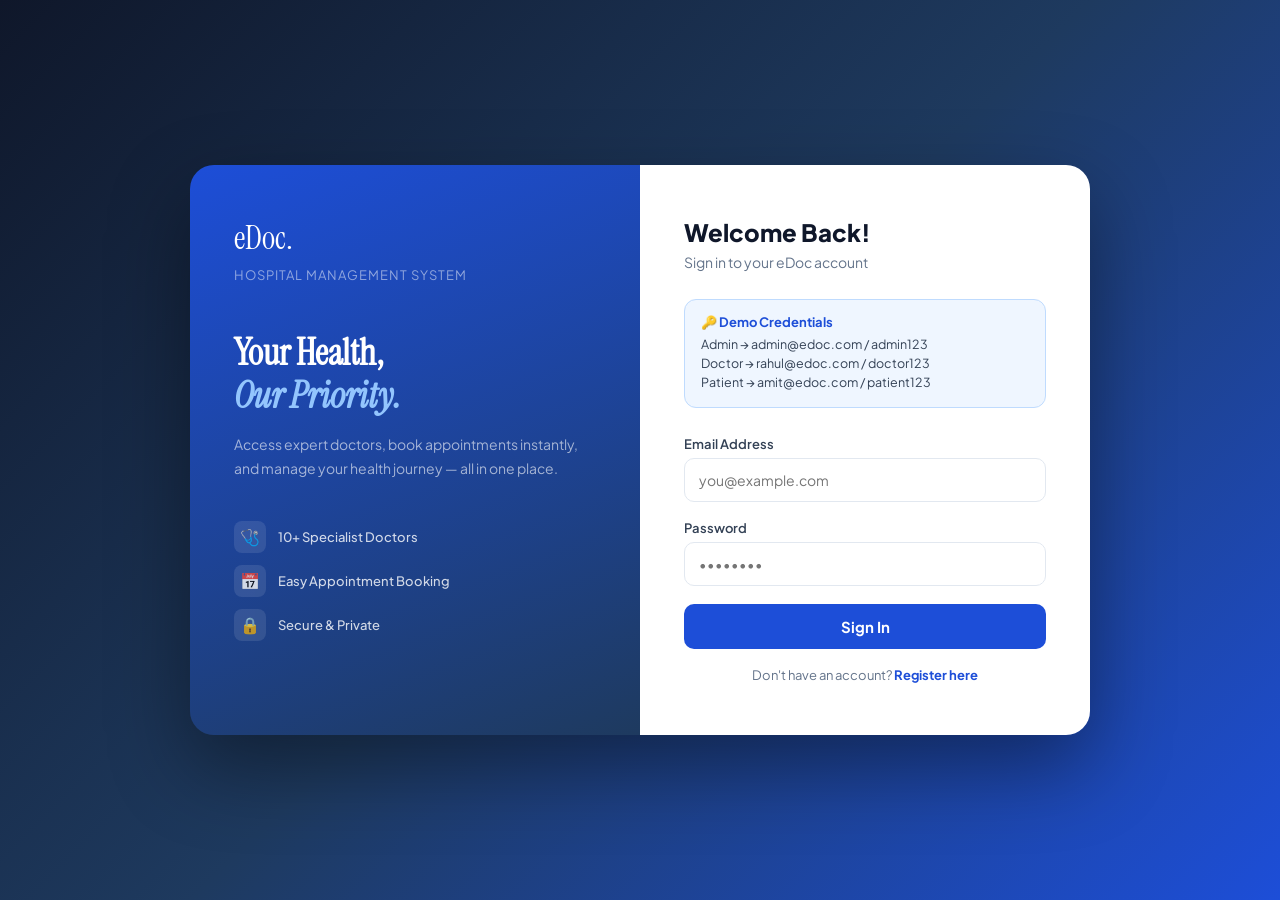
<file: schedule.html>
<!DOCTYPE html>
<html lang="en">
<head>
  <meta charset="UTF-8">
  <meta name="viewport" content="width=device-width, initial-scale=1.0">
  <title>Schedule - eDoc</title>
  <link rel="stylesheet" href="schedule.css">
</head>
<body>
<div class="container">

  <!-- SIDEBAR -->
  <aside class="sidebar">
    <div class="sidebar-logo">
      <span class="brand">eDoc.</span>
      <span class="sub">Hospital Management</span>
    </div>
    <div class="profile">
      <div class="profile-avatar" id="avatarInitial">A</div>
      <h3 id="profileName">Administrator</h3>
      <p id="profileEmail">admin@edoc.com</p>
      <button class="logout" onclick="doLogout()">Sign Out</button>
    </div>
    <ul>
      <li><a href="dashboard.html"><span class="icon">📊</span> Dashboard</a></li>
      <li><a href="doctors.html"><span class="icon">🩺</span> Doctors</a></li>
      <li><a href="schedule.html" class="active"><span class="icon">📅</span> Schedule</a></li>
      <li><a href="appointment.html"><span class="icon">📋</span> Appointment</a></li>
      <li><a href="patient.html"><span class="icon">👥</span> Patients</a></li>
    </ul>
  </aside>

  <!-- CONTENT -->
  <main class="content">
    <div class="header">
      <button class="back-btn" onclick="window.history.back()">← Back</button>
      <h2 style="font-size:18px;font-weight:800;color:#0f172a;">Schedule Manager</h2>
      <button class="add-new" onclick="openModal()">+ Add Session</button>
      <div class="date">Today's Date<strong id="todayDate">—</strong></div>
    </div>

    <div class="page-body">

      <!-- FILTERS -->
      <div class="filters">
        <input type="date" id="filterDate">
        <select id="filterDoctor">
          <option value="">All Doctors</option>
        </select>
        <button class="btn-primary" onclick="filterSessions()">Filter</button>
        <button class="btn-secondary" onclick="loadSessions()">Reset</button>
      </div>

      <div class="section">
        <div class="section-head">
          <div>
            <h3>All Sessions</h3>
            <p>Manage appointment sessions</p>
          </div>
        </div>
        <table>
          <thead>
            <tr>
              <th>Session Title</th>
              <th>Doctor</th>
              <th>Date & Time</th>
              <th>Max Bookings</th>
              <th>Booked</th>
              <th>Actions</th>
            </tr>
          </thead>
          <tbody id="sessionTable">
            <tr><td colspan="6"><div class="empty-state"><span class="emoji">📅</span>Loading sessions...</div></td></tr>
          </tbody>
        </table>
      </div>
    </div>
  </main>
</div>

<!-- ADD SESSION MODAL -->
<div class="modal" id="sessionModal">
  <div class="modal-content">
    <h3>📅 Add New Session</h3>
    <input type="text" id="title" placeholder="Session Title" required>
    <select id="doctor" required>
      <option value="">Select Doctor</option>
    </select>
    <input type="datetime-local" id="datetime" required>
    <input type="number" id="maxBookings" placeholder="Max Bookings" min="1" value="10">
    <div style="display:flex;gap:10px;margin-top:4px;">
      <button class="btn-primary" onclick="submitSession()" style="flex:1">Save Session</button>
      <button class="btn-danger" onclick="closeModal()" style="flex:1">Cancel</button>
    </div>
    <div id="modalMsg" style="margin-top:12px;font-size:13px;text-align:center;display:none;padding:10px;border-radius:8px;"></div>
  </div>
</div>

<script src="schedule.js"></script>
<script>
  document.getElementById('todayDate').textContent = new Date().toISOString().split('T')[0];
  const user = JSON.parse(localStorage.getItem('user') || '{}');
  if (user.name) {
    document.getElementById('profileName').textContent = user.name;
    document.getElementById('profileEmail').textContent = user.email;
    document.getElementById('avatarInitial').textContent = user.name.charAt(0).toUpperCase();
  }
  function doLogout() { localStorage.removeItem('token'); localStorage.removeItem('user'); window.location.href = 'login.html'; }
  function openModal() { document.getElementById('sessionModal').classList.add('show'); }
  function closeModal() { document.getElementById('sessionModal').classList.remove('show'); }
</script>
</body>
</html>
</file>
<file: style.css>
@import url('https://fonts.googleapis.com/css2?family=Plus+Jakarta+Sans:wght@300;400;500;600;700;800&family=Instrument+Serif:ital@0;1&display=swap');

:root {
  --blue-900: #0f172a;
  --blue-800: #1e3a5f;
  --blue-700: #1d4ed8;
  --blue-600: #2563eb;
  --blue-500: #3b82f6;
  --blue-400: #60a5fa;
  --blue-100: #dbeafe;
  --blue-50:  #eff6ff;
  --white: #ffffff;
  --gray-50: #f8fafc;
  --gray-200: #e2e8f0;
  --gray-500: #64748b;
  --gray-700: #334155;
}

* { margin: 0; padding: 0; box-sizing: border-box; }

body {
  font-family: 'Plus Jakarta Sans', sans-serif;
  background: var(--white);
  color: var(--blue-900);
  overflow-x: hidden;
}

/* ── NAVBAR ── */
.navbar {
  position: fixed; top: 0; left: 0; right: 0; z-index: 100;
  display: flex; align-items: center; justify-content: space-between;
  padding: 18px 60px;
  background: rgba(255,255,255,0.92);
  backdrop-filter: blur(12px);
  border-bottom: 1px solid rgba(37,99,235,0.1);
  box-shadow: 0 2px 20px rgba(15,23,42,0.06);
}

.logo { display: flex; align-items: center; gap: 10px; }
.brand {
  font-family: 'Instrument Serif', serif;
  font-size: 28px; font-weight: 400;
  color: var(--blue-700);
  letter-spacing: -0.5px;
}
.logo .sub {
  font-size: 10px; font-weight: 700;
  color: var(--gray-500); letter-spacing: 2px;
  text-transform: uppercase;
  border-left: 2px solid var(--blue-200, #bfdbfe);
  padding-left: 10px;
}

nav { display: flex; align-items: center; gap: 8px; }
.nav-link {
  text-decoration: none;
  font-size: 13px; font-weight: 600;
  letter-spacing: 1px;
  color: var(--blue-800);
  padding: 9px 20px;
  border-radius: 50px;
  transition: all 0.2s;
}
.nav-link:hover { background: var(--blue-50); color: var(--blue-700); }
.nav-link.primary {
  background: var(--blue-700); color: white;
}
.nav-link.primary:hover { background: var(--blue-800); }

/* ── HERO ── */
.hero {
  min-height: 100vh;
  background: linear-gradient(135deg, #0f172a 0%, #1e3a5f 40%, #1d4ed8 100%);
  display: flex; align-items: center;
  position: relative; overflow: hidden;
}

.hero::before {
  content: '';
  position: absolute; inset: 0;
  background: radial-gradient(ellipse at 70% 50%, rgba(59,130,246,0.3) 0%, transparent 60%),
              radial-gradient(ellipse at 20% 80%, rgba(29,78,216,0.4) 0%, transparent 50%);
}

.hero-grid {
  position: absolute; inset: 0;
  background-image: linear-gradient(rgba(255,255,255,0.03) 1px, transparent 1px),
                    linear-gradient(90deg, rgba(255,255,255,0.03) 1px, transparent 1px);
  background-size: 60px 60px;
}

.hero-content {
  position: relative; z-index: 2;
  max-width: 1200px; margin: 0 auto;
  padding: 120px 60px 80px;
  display: grid; grid-template-columns: 1fr 1fr; gap: 80px; align-items: center;
}

.hero-text { }

.hero-badge {
  display: inline-flex; align-items: center; gap: 8px;
  background: rgba(96,165,250,0.15);
  border: 1px solid rgba(96,165,250,0.3);
  color: var(--blue-400);
  font-size: 12px; font-weight: 600; letter-spacing: 1.5px;
  padding: 8px 16px; border-radius: 50px;
  margin-bottom: 28px; text-transform: uppercase;
}

.hero-badge span { width: 6px; height: 6px; background: var(--blue-400); border-radius: 50%; animation: pulse 2s infinite; }

@keyframes pulse { 0%,100%{opacity:1} 50%{opacity:0.4} }

.hero h1 {
  font-family: 'Instrument Serif', serif;
  font-size: clamp(42px, 5vw, 68px);
  line-height: 1.1; color: white;
  margin-bottom: 20px;
  letter-spacing: -1px;
}

.hero h1 em { font-style: italic; color: var(--blue-400); }

.hero p {
  font-size: 17px; line-height: 1.7;
  color: rgba(255,255,255,0.7);
  margin-bottom: 40px; max-width: 480px;
}

.hero-cta { display: flex; gap: 16px; flex-wrap: wrap; }

.btn-primary {
  display: inline-flex; align-items: center; gap: 8px;
  background: white; color: var(--blue-700);
  font-size: 15px; font-weight: 700;
  padding: 15px 32px; border-radius: 50px;
  text-decoration: none; border: none; cursor: pointer;
  box-shadow: 0 8px 32px rgba(0,0,0,0.2);
  transition: all 0.3s; letter-spacing: 0.3px;
}
.btn-primary:hover { transform: translateY(-2px); box-shadow: 0 12px 40px rgba(0,0,0,0.3); }

.btn-secondary {
  display: inline-flex; align-items: center; gap: 8px;
  background: transparent; color: white;
  font-size: 15px; font-weight: 600;
  padding: 15px 32px; border-radius: 50px;
  text-decoration: none; border: 1.5px solid rgba(255,255,255,0.3);
  cursor: pointer; transition: all 0.3s;
}
.btn-secondary:hover { background: rgba(255,255,255,0.1); }

/* Hero Cards */
.hero-cards { display: flex; flex-direction: column; gap: 16px; }

.h-card {
  background: rgba(255,255,255,0.08);
  backdrop-filter: blur(10px);
  border: 1px solid rgba(255,255,255,0.12);
  border-radius: 16px; padding: 24px;
  transition: all 0.3s;
}
.h-card:hover { background: rgba(255,255,255,0.12); transform: translateX(4px); }

.h-card-icon {
  width: 44px; height: 44px;
  background: rgba(96,165,250,0.2);
  border-radius: 10px;
  display: flex; align-items: center; justify-content: center;
  font-size: 22px; margin-bottom: 14px;
}

.h-card h3 { color: white; font-size: 16px; font-weight: 700; margin-bottom: 6px; }
.h-card p { color: rgba(255,255,255,0.6); font-size: 13px; line-height: 1.5; }

/* ── STATS ── */
.stats {
  background: var(--blue-700);
  padding: 40px 60px;
  display: flex; justify-content: center; gap: 80px;
}
.stat { text-align: center; color: white; }
.stat h2 { font-size: 36px; font-weight: 800; margin-bottom: 4px; }
.stat p { font-size: 13px; font-weight: 500; opacity: 0.75; letter-spacing: 0.5px; }

/* ── FEATURES ── */
.features {
  padding: 100px 60px;
  max-width: 1200px; margin: 0 auto;
}

.section-label {
  text-align: center;
  font-size: 11px; font-weight: 700; letter-spacing: 3px;
  color: var(--blue-600); text-transform: uppercase;
  margin-bottom: 14px;
}

.section-title {
  text-align: center;
  font-family: 'Instrument Serif', serif;
  font-size: clamp(32px, 4vw, 48px);
  color: var(--blue-900); line-height: 1.2;
  margin-bottom: 60px;
}

.features-grid {
  display: grid; grid-template-columns: repeat(3, 1fr); gap: 28px;
}

.feature-card {
  padding: 36px 30px;
  border: 1.5px solid var(--gray-200);
  border-radius: 20px;
  transition: all 0.3s;
  position: relative; overflow: hidden;
}

.feature-card::before {
  content: '';
  position: absolute; top: 0; left: 0; right: 0;
  height: 3px;
  background: linear-gradient(90deg, var(--blue-600), var(--blue-400));
  transform: scaleX(0); transform-origin: left;
  transition: transform 0.3s;
}

.feature-card:hover { border-color: var(--blue-300, #93c5fd); box-shadow: 0 12px 40px rgba(37,99,235,0.1); transform: translateY(-4px); }
.feature-card:hover::before { transform: scaleX(1); }

.feature-icon {
  width: 56px; height: 56px;
  background: var(--blue-50);
  border-radius: 14px;
  display: flex; align-items: center; justify-content: center;
  font-size: 26px; margin-bottom: 20px;
}

.feature-card h3 { font-size: 18px; font-weight: 700; color: var(--blue-900); margin-bottom: 10px; }
.feature-card p { font-size: 14px; line-height: 1.7; color: var(--gray-500); }

/* ── FOOTER ── */
footer {
  background: var(--blue-900);
  color: rgba(255,255,255,0.5);
  text-align: center;
  padding: 28px;
  font-size: 13px;
}
footer span { color: var(--blue-400); }

@media (max-width: 768px) {
  .navbar { padding: 16px 24px; }
  .hero-content { grid-template-columns: 1fr; padding: 100px 24px 60px; gap: 40px; }
  .hero-cards { display: none; }
  .features { padding: 60px 24px; }
  .features-grid { grid-template-columns: 1fr; }
  .stats { gap: 40px; padding: 40px 24px; flex-wrap: wrap; }
}

/* ── MEDICAL BACKGROUND — index.html ── */
body {
  background-color: #f0f4ff;
  background-image: url("data:image/svg+xml,%3Csvg xmlns='http://www.w3.org/2000/svg' width='120' height='120'%3E%3Ctext y='30' font-size='22' opacity='0.06' fill='%231d4ed8'%3E%2B%3C/text%3E%3Ctext x='60' y='70' font-size='16' opacity='0.05' fill='%231d4ed8'%3E%E2%9D%A4%3C/text%3E%3Ctext x='10' y='100' font-size='14' opacity='0.05' fill='%231d4ed8'%3E%F0%9F%A9%BA%3C/text%3E%3Ctext x='80' y='110' font-size='18' opacity='0.06' fill='%231d4ed8'%3E%2B%3C/text%3E%3Ctext x='40' y='55' font-size='12' opacity='0.04' fill='%231d4ed8'%3E%E2%97%8F%3C/text%3E%3C/svg%3E");
  background-repeat: repeat;
}

/* ══════════════════════════════════════
   MEDICAL THEMED BACKGROUND — ALL PAGES
   ══════════════════════════════════════ */

/* SVG pattern: blue cross (+) signs + hearts + dots */
body {
  background-color: #eef2ff;
  background-image:
    radial-gradient(circle at 20% 20%, rgba(29,78,216,0.06) 0%, transparent 50%),
    radial-gradient(circle at 80% 80%, rgba(37,99,235,0.05) 0%, transparent 50%),
    url("data:image/svg+xml,%3Csvg xmlns='http://www.w3.org/2000/svg' width='180' height='180'%3E%3Crect x='18' y='8' width='6' height='20' rx='2' fill='%231d4ed8' opacity='0.07'/%3E%3Crect x='12' y='14' width='18' height='6' rx='2' fill='%231d4ed8' opacity='0.07'/%3E%3Crect x='108' y='48' width='5' height='16' rx='2' fill='%231d4ed8' opacity='0.055'/%3E%3Crect x='103' y='53' width='15' height='5' rx='2' fill='%231d4ed8' opacity='0.055'/%3E%3Crect x='58' y='118' width='5' height='18' rx='2' fill='%231d4ed8' opacity='0.06'/%3E%3Crect x='52' y='124' width='17' height='5' rx='2' fill='%231d4ed8' opacity='0.06'/%3E%3Crect x='148' y='138' width='4' height='14' rx='2' fill='%231d4ed8' opacity='0.05'/%3E%3Crect x='143' y='143' width='14' height='4' rx='2' fill='%231d4ed8' opacity='0.05'/%3E%3Cpath d='M80 72 C80 68 84 65 88 68 C92 65 96 68 96 72 C96 78 88 84 88 84 C88 84 80 78 80 72Z' fill='%231d4ed8' opacity='0.055'/%3E%3Cpath d='M148 22 C148 19 151 17 154 19 C157 17 160 19 160 22 C160 26 154 30 154 30 C154 30 148 26 148 22Z' fill='%231d4ed8' opacity='0.045'/%3E%3Cpath d='M20 148 C20 145 23 143 26 145 C29 143 32 145 32 148 C32 152 26 156 26 156 C26 156 20 152 20 148Z' fill='%231d4ed8' opacity='0.05'/%3E%3Ccircle cx='140' cy='90' r='3' fill='%231d4ed8' opacity='0.07'/%3E%3Ccircle cx='40' cy='50' r='2' fill='%231d4ed8' opacity='0.06'/%3E%3Ccircle cx='170' cy='160' r='3' fill='%231d4ed8' opacity='0.06'/%3E%3Ccircle cx='70' cy='170' r='2' fill='%231d4ed8' opacity='0.05'/%3E%3Ccircle cx='10' cy='120' r='2.5' fill='%231d4ed8' opacity='0.055'/%3E%3C/svg%3E");
  background-repeat: repeat;
  background-size: auto;
}

/* Dashboard/content pages — sidebar ke saath */
.main-content, .content {
  background-color: transparent !important;
}
</file>
<file: appointment.css>
@import url('https://fonts.googleapis.com/css2?family=Plus+Jakarta+Sans:wght@300;400;500;600;700;800&family=Instrument+Serif:ital@0;1&display=swap');

:root {
  --blue-900: #0f172a;
  --blue-800: #1e3a5f;
  --blue-700: #1d4ed8;
  --blue-600: #2563eb;
  --blue-500: #3b82f6;
  --blue-400: #60a5fa;
  --blue-100: #dbeafe;
  --blue-50:  #eff6ff;
  --white: #ffffff;
  --gray-50: #f8fafc;
  --gray-100: #f1f5f9;
  --gray-200: #e2e8f0;
  --gray-500: #64748b;
  --gray-700: #334155;
  --sidebar-w: 260px;
}

* { margin: 0; padding: 0; box-sizing: border-box; }
body { font-family: 'Plus Jakarta Sans', sans-serif; background: var(--gray-50); color: var(--blue-900); display: flex; min-height: 100vh; }

/* ── CONTAINER ── */
.container { display: flex; min-height: 100vh; width: 100%; }

/* ── SIDEBAR ── */
.sidebar {
  width: var(--sidebar-w); min-height: 100vh;
  background: var(--blue-900);
  display: flex; flex-direction: column;
  position: fixed; left: 0; top: 0; bottom: 0; z-index: 50;
}

.sidebar-logo {
  padding: 28px 24px 20px;
  border-bottom: 1px solid rgba(255,255,255,0.08);
}
.sidebar-logo .brand {
  font-family: 'Instrument Serif', serif;
  font-size: 26px; color: white; display: block;
}
.sidebar-logo .sub {
  font-size: 10px; color: rgba(255,255,255,0.4);
  letter-spacing: 1.5px; text-transform: uppercase; font-weight: 600;
}

.profile {
  padding: 20px 24px;
  border-bottom: 1px solid rgba(255,255,255,0.08);
}
.profile-avatar {
  width: 42px; height: 42px;
  background: linear-gradient(135deg, var(--blue-600), var(--blue-400));
  border-radius: 12px;
  display: flex; align-items: center; justify-content: center;
  font-size: 18px; font-weight: 700; color: white; margin-bottom: 10px;
}
.profile h3 { font-size: 14px; font-weight: 700; color: white; margin-bottom: 2px; }
.profile p { font-size: 12px; color: rgba(255,255,255,0.45); margin-bottom: 12px; }

.logout {
  width: 100%; padding: 8px;
  background: rgba(239,68,68,0.15); border: 1px solid rgba(239,68,68,0.3);
  color: #fca5a5; font-size: 12px; font-weight: 600; border-radius: 8px;
  cursor: pointer; font-family: 'Plus Jakarta Sans', sans-serif; transition: all .2s;
}
.logout:hover { background: rgba(239,68,68,0.25); }

.sidebar ul { list-style: none; padding: 16px 12px; }
.sidebar li { margin-bottom: 4px; }
.sidebar a {
  display: flex; align-items: center; gap: 10px;
  padding: 11px 14px; border-radius: 10px;
  color: rgba(255,255,255,0.55);
  text-decoration: none; font-size: 14px; font-weight: 500; transition: all .2s;
}
.sidebar a:hover { background: rgba(255,255,255,0.07); color: white; }
.sidebar a.active { background: var(--blue-700); color: white; font-weight: 600; }
.sidebar a .icon { font-size: 16px; width: 20px; text-align: center; }

/* ── CONTENT ── */
.content {
  margin-left: var(--sidebar-w); flex: 1;
  min-height: 100vh; display: flex; flex-direction: column;
}

/* ── HEADER / TOPBAR ── */
.header, .topbar {
  background: white; padding: 16px 32px;
  display: flex; align-items: center; gap: 12px;
  border-bottom: 1px solid var(--gray-200);
  position: sticky; top: 0; z-index: 40;
  box-shadow: 0 1px 8px rgba(0,0,0,0.05);
}
.header input, .topbar input {
  flex: 1; max-width: 380px; padding: 10px 16px;
  border: 1.5px solid var(--gray-200); border-radius: 10px;
  font-size: 14px; font-family: 'Plus Jakarta Sans', sans-serif;
  outline: none; transition: border .2s;
}
.header input:focus, .topbar input:focus { border-color: var(--blue-500); }
.header button, .topbar button {
  padding: 10px 20px; background: var(--blue-700); color: white;
  border: none; border-radius: 10px; font-size: 13px; font-weight: 600;
  cursor: pointer; font-family: 'Plus Jakarta Sans', sans-serif; transition: background .2s;
}
.header button:hover, .topbar button:hover { background: var(--blue-800); }
.date { margin-left: auto; text-align: right; font-size: 12px; color: var(--gray-500); }
.date strong { display: block; font-size: 14px; color: var(--blue-900); font-weight: 700; }

/* ── PAGE BODY ── */
.page-body, .body { padding: 28px 32px; }

/* ── STAT CARDS ── */
.status-cards {
  display: grid; grid-template-columns: repeat(4,1fr); gap: 20px; margin-bottom: 28px;
}
.card {
  background: white; border-radius: 16px; padding: 24px;
  border: 1.5px solid var(--gray-200); transition: all .3s;
  position: relative; overflow: hidden;
}
.card::after {
  content:''; position: absolute; top:0; left:0; right:0; height:3px;
  background: linear-gradient(90deg, var(--blue-600), var(--blue-400));
}
.card:hover { box-shadow: 0 8px 24px rgba(37,99,235,.12); transform: translateY(-2px); }
.card h2 { font-size: 38px; font-weight: 800; color: var(--blue-700); line-height:1; margin-bottom:6px; }
.card p { font-size: 13px; color: var(--gray-500); font-weight: 600; text-transform: uppercase; letter-spacing:.5px; }

/* ── TABLE ── */
table { width: 100%; border-collapse: collapse; }
thead { background: var(--gray-50); }
th { padding: 11px 16px; text-align: left; font-size: 11px; font-weight: 700; color: var(--gray-500); text-transform: uppercase; letter-spacing:.8px; border-bottom: 1px solid var(--gray-200); }
td { padding: 12px 16px; font-size: 13px; color: var(--gray-700); border-bottom: 1px solid var(--gray-100); }
tr:last-child td { border-bottom: none; }
tr:hover td { background: var(--blue-50); }

/* ── SECTION CARDS ── */
.section, .table-section {
  background: white; border-radius: 16px;
  border: 1.5px solid var(--gray-200); overflow: hidden; margin-bottom: 24px;
}
.section-head {
  padding: 20px 24px; border-bottom: 1px solid var(--gray-100);
  display: flex; align-items: center; justify-content: space-between;
}
.section-head h3 { font-size: 15px; font-weight: 700; color: var(--blue-900); margin-bottom: 4px; }
.section-head p { font-size: 12px; color: var(--gray-500); }

/* ── BUTTONS ── */
.btn-primary { background: var(--blue-700); color: white; border: none; padding: 9px 18px; border-radius: 9px; font-size: 13px; font-weight: 600; cursor: pointer; font-family: inherit; transition: background .2s; }
.btn-primary:hover { background: var(--blue-800); }
.btn-secondary { background: var(--blue-50); color: var(--blue-700); border: 1.5px solid var(--blue-100); padding: 9px 18px; border-radius: 9px; font-size: 13px; font-weight: 600; cursor: pointer; font-family: inherit; }
.btn-danger { background: #fee2e2; color: #dc2626; border: none; padding: 9px 18px; border-radius: 9px; font-size: 13px; font-weight: 600; cursor: pointer; font-family: inherit; }
.edit, .btn-edit { background: #fef3c7; color: #d97706; border: none; padding: 5px 12px; border-radius: 6px; font-size: 12px; font-weight: 600; cursor: pointer; font-family: inherit; }
.view, .btn-view { background: var(--blue-50); color: var(--blue-700); border: none; padding: 5px 12px; border-radius: 6px; font-size: 12px; font-weight: 600; cursor: pointer; font-family: inherit; }
.remove, .btn-remove { background: #fee2e2; color: #dc2626; border: none; padding: 5px 12px; border-radius: 6px; font-size: 12px; font-weight: 600; cursor: pointer; font-family: inherit; }

/* ── BADGE ── */
.badge { display: inline-block; padding: 3px 10px; border-radius: 50px; font-size: 11px; font-weight: 700; }
.badge.confirmed { background: #dcfce7; color: #16a34a; }
.badge.pending { background: #fef9c3; color: #ca8a04; }
.badge.cancelled { background: #fee2e2; color: #dc2626; }

/* ── MODAL ── */
.modal {
  display: none; position: fixed; inset: 0;
  background: rgba(15,23,42,0.6); z-index: 100;
  justify-content: center; align-items: center;
}
.modal.show { display: flex; }
.modal-content {
  background: white; border-radius: 20px; padding: 32px;
  width: 100%; max-width: 460px;
  box-shadow: 0 24px 60px rgba(0,0,0,0.3);
}
.modal-content h3 { font-size: 18px; font-weight: 800; color: var(--blue-900); margin-bottom: 20px; }
.modal-content input,
.modal-content select {
  width: 100%; padding: 10px 14px; margin-bottom: 14px;
  border: 1.5px solid var(--gray-200); border-radius: 10px;
  font-size: 14px; font-family: 'Plus Jakarta Sans', sans-serif; outline: none;
}
.modal-content input:focus,
.modal-content select:focus { border-color: var(--blue-500); }

/* ── FILTERS ── */
.filters { display: flex; gap: 12px; margin-bottom: 20px; flex-wrap: wrap; }
.filters input, .filters select {
  padding: 9px 14px; border: 1.5px solid var(--gray-200); border-radius: 10px;
  font-size: 13px; font-family: 'Plus Jakarta Sans', sans-serif; outline: none;
}
.filters input:focus, .filters select:focus { border-color: var(--blue-500); }

/* ── BANNER ── */
.banner {
  background: linear-gradient(135deg, var(--blue-700), var(--blue-500));
  border-radius: 16px; padding: 28px 32px; margin-bottom: 24px;
  display: flex; align-items: center; justify-content: space-between;
  color: white;
}
.banner h3 { font-size: 13px; font-weight: 600; opacity: .75; margin-bottom: 4px; }
.banner h2 { font-size: 24px; font-weight: 800; margin-bottom: 8px; }
.banner p { font-size: 13px; opacity: .75; }

/* ── ADD NEW BTN ── */
.add-new {
  background: var(--blue-700); color: white; border: none;
  padding: 10px 20px; border-radius: 10px; font-size: 13px; font-weight: 700;
  cursor: pointer; font-family: inherit; transition: background .2s;
}
.add-new:hover { background: var(--blue-800); }
.back-btn {
  background: var(--gray-100); color: var(--gray-700); border: none;
  padding: 10px 20px; border-radius: 10px; font-size: 13px; font-weight: 600;
  cursor: pointer; font-family: inherit;
}

/* ── EMPTY STATE ── */
.empty-state { text-align: center; padding: 40px; color: var(--gray-500); font-size: 13px; }
.empty-state .emoji { font-size: 36px; display: block; margin-bottom: 10px; }

@media (max-width: 900px) {
  .sidebar { transform: translateX(-100%); }
  .content { margin-left: 0; }
  .status-cards { grid-template-columns: repeat(2,1fr); }
}

/* ── LAYOUT FIX ── */
body { display: block; }
.content {
  margin-left: 260px !important;
  min-height: 100vh;
  display: flex;
  flex-direction: column;
}

/* ══════════════════════════════════════
   MEDICAL THEMED BACKGROUND — ALL PAGES
   ══════════════════════════════════════ */

/* SVG pattern: blue cross (+) signs + hearts + dots */
body {
  background-color: #eef2ff;
  background-image:
    radial-gradient(circle at 20% 20%, rgba(29,78,216,0.06) 0%, transparent 50%),
    radial-gradient(circle at 80% 80%, rgba(37,99,235,0.05) 0%, transparent 50%),
    url("data:image/svg+xml,%3Csvg xmlns='http://www.w3.org/2000/svg' width='180' height='180'%3E%3Crect x='18' y='8' width='6' height='20' rx='2' fill='%231d4ed8' opacity='0.07'/%3E%3Crect x='12' y='14' width='18' height='6' rx='2' fill='%231d4ed8' opacity='0.07'/%3E%3Crect x='108' y='48' width='5' height='16' rx='2' fill='%231d4ed8' opacity='0.055'/%3E%3Crect x='103' y='53' width='15' height='5' rx='2' fill='%231d4ed8' opacity='0.055'/%3E%3Crect x='58' y='118' width='5' height='18' rx='2' fill='%231d4ed8' opacity='0.06'/%3E%3Crect x='52' y='124' width='17' height='5' rx='2' fill='%231d4ed8' opacity='0.06'/%3E%3Crect x='148' y='138' width='4' height='14' rx='2' fill='%231d4ed8' opacity='0.05'/%3E%3Crect x='143' y='143' width='14' height='4' rx='2' fill='%231d4ed8' opacity='0.05'/%3E%3Cpath d='M80 72 C80 68 84 65 88 68 C92 65 96 68 96 72 C96 78 88 84 88 84 C88 84 80 78 80 72Z' fill='%231d4ed8' opacity='0.055'/%3E%3Cpath d='M148 22 C148 19 151 17 154 19 C157 17 160 19 160 22 C160 26 154 30 154 30 C154 30 148 26 148 22Z' fill='%231d4ed8' opacity='0.045'/%3E%3Cpath d='M20 148 C20 145 23 143 26 145 C29 143 32 145 32 148 C32 152 26 156 26 156 C26 156 20 152 20 148Z' fill='%231d4ed8' opacity='0.05'/%3E%3Ccircle cx='140' cy='90' r='3' fill='%231d4ed8' opacity='0.07'/%3E%3Ccircle cx='40' cy='50' r='2' fill='%231d4ed8' opacity='0.06'/%3E%3Ccircle cx='170' cy='160' r='3' fill='%231d4ed8' opacity='0.06'/%3E%3Ccircle cx='70' cy='170' r='2' fill='%231d4ed8' opacity='0.05'/%3E%3Ccircle cx='10' cy='120' r='2.5' fill='%231d4ed8' opacity='0.055'/%3E%3C/svg%3E");
  background-repeat: repeat;
  background-size: auto;
}

/* Dashboard/content pages — sidebar ke saath */
.main-content, .content {
  background-color: transparent !important;
}
</file>
<file: dashboard.css>
@import url('https://fonts.googleapis.com/css2?family=Plus+Jakarta+Sans:wght@300;400;500;600;700;800&family=Instrument+Serif:ital@0;1&display=swap');

:root {
  --blue-900: #0f172a;
  --blue-800: #1e3a5f;
  --blue-700: #1d4ed8;
  --blue-600: #2563eb;
  --blue-500: #3b82f6;
  --blue-400: #60a5fa;
  --blue-100: #dbeafe;
  --blue-50:  #eff6ff;
  --white: #ffffff;
  --gray-50: #f8fafc;
  --gray-100: #f1f5f9;
  --gray-200: #e2e8f0;
  --gray-500: #64748b;
  --gray-700: #334155;
  --sidebar-w: 260px;
}

* { margin: 0; padding: 0; box-sizing: border-box; }
body { font-family: 'Plus Jakarta Sans', sans-serif; background: var(--gray-50); color: var(--blue-900); display: flex; min-height: 100vh; }

/* ── CONTAINER ── */
.container { display: flex; min-height: 100vh; width: 100%; }

/* ── SIDEBAR ── */
.sidebar {
  width: var(--sidebar-w); min-height: 100vh;
  background: var(--blue-900);
  display: flex; flex-direction: column;
  position: fixed; left: 0; top: 0; bottom: 0; z-index: 50;
}

.sidebar-logo {
  padding: 28px 24px 20px;
  border-bottom: 1px solid rgba(255,255,255,0.08);
}
.sidebar-logo .brand {
  font-family: 'Instrument Serif', serif;
  font-size: 26px; color: white; display: block;
}
.sidebar-logo .sub {
  font-size: 10px; color: rgba(255,255,255,0.4);
  letter-spacing: 1.5px; text-transform: uppercase; font-weight: 600;
}

.profile {
  padding: 20px 24px;
  border-bottom: 1px solid rgba(255,255,255,0.08);
}
.profile-avatar {
  width: 42px; height: 42px;
  background: linear-gradient(135deg, var(--blue-600), var(--blue-400));
  border-radius: 12px;
  display: flex; align-items: center; justify-content: center;
  font-size: 18px; font-weight: 700; color: white; margin-bottom: 10px;
}
.profile h3 { font-size: 14px; font-weight: 700; color: white; margin-bottom: 2px; }
.profile p { font-size: 12px; color: rgba(255,255,255,0.45); margin-bottom: 12px; }

.logout {
  width: 100%; padding: 8px;
  background: rgba(239,68,68,0.15); border: 1px solid rgba(239,68,68,0.3);
  color: #fca5a5; font-size: 12px; font-weight: 600; border-radius: 8px;
  cursor: pointer; font-family: 'Plus Jakarta Sans', sans-serif; transition: all .2s;
}
.logout:hover { background: rgba(239,68,68,0.25); }

.sidebar ul { list-style: none; padding: 16px 12px; }
.sidebar li { margin-bottom: 4px; }
.sidebar a {
  display: flex; align-items: center; gap: 10px;
  padding: 11px 14px; border-radius: 10px;
  color: rgba(255,255,255,0.55);
  text-decoration: none; font-size: 14px; font-weight: 500; transition: all .2s;
}
.sidebar a:hover { background: rgba(255,255,255,0.07); color: white; }
.sidebar a.active { background: var(--blue-700); color: white; font-weight: 600; }
.sidebar a .icon { font-size: 16px; width: 20px; text-align: center; }

/* ── CONTENT ── */
.content {
  margin-left: var(--sidebar-w); flex: 1;
  min-height: 100vh; display: flex; flex-direction: column;
}

/* ── HEADER / TOPBAR ── */
.header, .topbar {
  background: white; padding: 16px 32px;
  display: flex; align-items: center; gap: 12px;
  border-bottom: 1px solid var(--gray-200);
  position: sticky; top: 0; z-index: 40;
  box-shadow: 0 1px 8px rgba(0,0,0,0.05);
}
.header input, .topbar input {
  flex: 1; max-width: 380px; padding: 10px 16px;
  border: 1.5px solid var(--gray-200); border-radius: 10px;
  font-size: 14px; font-family: 'Plus Jakarta Sans', sans-serif;
  outline: none; transition: border .2s;
}
.header input:focus, .topbar input:focus { border-color: var(--blue-500); }
.header button, .topbar button {
  padding: 10px 20px; background: var(--blue-700); color: white;
  border: none; border-radius: 10px; font-size: 13px; font-weight: 600;
  cursor: pointer; font-family: 'Plus Jakarta Sans', sans-serif; transition: background .2s;
}
.header button:hover, .topbar button:hover { background: var(--blue-800); }
.date { margin-left: auto; text-align: right; font-size: 12px; color: var(--gray-500); }
.date strong { display: block; font-size: 14px; color: var(--blue-900); font-weight: 700; }

/* ── PAGE BODY ── */
.page-body, .body { padding: 28px 32px; }

/* ── STAT CARDS ── */
.status-cards {
  display: grid; grid-template-columns: repeat(4,1fr); gap: 20px; margin-bottom: 28px;
}
.card {
  background: white; border-radius: 16px; padding: 24px;
  border: 1.5px solid var(--gray-200); transition: all .3s;
  position: relative; overflow: hidden;
}
.card::after {
  content:''; position: absolute; top:0; left:0; right:0; height:3px;
  background: linear-gradient(90deg, var(--blue-600), var(--blue-400));
}
.card:hover { box-shadow: 0 8px 24px rgba(37,99,235,.12); transform: translateY(-2px); }
.card h2 { font-size: 38px; font-weight: 800; color: var(--blue-700); line-height:1; margin-bottom:6px; }
.card p { font-size: 13px; color: var(--gray-500); font-weight: 600; text-transform: uppercase; letter-spacing:.5px; }

/* ── TABLE ── */
table { width: 100%; border-collapse: collapse; }
thead { background: var(--gray-50); }
th { padding: 11px 16px; text-align: left; font-size: 11px; font-weight: 700; color: var(--gray-500); text-transform: uppercase; letter-spacing:.8px; border-bottom: 1px solid var(--gray-200); }
td { padding: 12px 16px; font-size: 13px; color: var(--gray-700); border-bottom: 1px solid var(--gray-100); }
tr:last-child td { border-bottom: none; }
tr:hover td { background: var(--blue-50); }

/* ── SECTION CARDS ── */
.section, .table-section {
  background: white; border-radius: 16px;
  border: 1.5px solid var(--gray-200); overflow: hidden; margin-bottom: 24px;
}
.section-head {
  padding: 20px 24px; border-bottom: 1px solid var(--gray-100);
  display: flex; align-items: center; justify-content: space-between;
}
.section-head h3 { font-size: 15px; font-weight: 700; color: var(--blue-900); margin-bottom: 4px; }
.section-head p { font-size: 12px; color: var(--gray-500); }

/* ── BUTTONS ── */
.btn-primary { background: var(--blue-700); color: white; border: none; padding: 9px 18px; border-radius: 9px; font-size: 13px; font-weight: 600; cursor: pointer; font-family: inherit; transition: background .2s; }
.btn-primary:hover { background: var(--blue-800); }
.btn-secondary { background: var(--blue-50); color: var(--blue-700); border: 1.5px solid var(--blue-100); padding: 9px 18px; border-radius: 9px; font-size: 13px; font-weight: 600; cursor: pointer; font-family: inherit; }
.btn-danger { background: #fee2e2; color: #dc2626; border: none; padding: 9px 18px; border-radius: 9px; font-size: 13px; font-weight: 600; cursor: pointer; font-family: inherit; }
.edit, .btn-edit { background: #fef3c7; color: #d97706; border: none; padding: 5px 12px; border-radius: 6px; font-size: 12px; font-weight: 600; cursor: pointer; font-family: inherit; }
.view, .btn-view { background: var(--blue-50); color: var(--blue-700); border: none; padding: 5px 12px; border-radius: 6px; font-size: 12px; font-weight: 600; cursor: pointer; font-family: inherit; }
.remove, .btn-remove { background: #fee2e2; color: #dc2626; border: none; padding: 5px 12px; border-radius: 6px; font-size: 12px; font-weight: 600; cursor: pointer; font-family: inherit; }

/* ── BADGE ── */
.badge { display: inline-block; padding: 3px 10px; border-radius: 50px; font-size: 11px; font-weight: 700; }
.badge.confirmed { background: #dcfce7; color: #16a34a; }
.badge.pending { background: #fef9c3; color: #ca8a04; }
.badge.cancelled { background: #fee2e2; color: #dc2626; }

/* ── MODAL ── */
.modal {
  display: none; position: fixed; inset: 0;
  background: rgba(15,23,42,0.6); z-index: 100;
  justify-content: center; align-items: center;
}
.modal.show { display: flex; }
.modal-content {
  background: white; border-radius: 20px; padding: 32px;
  width: 100%; max-width: 460px;
  box-shadow: 0 24px 60px rgba(0,0,0,0.3);
}
.modal-content h3 { font-size: 18px; font-weight: 800; color: var(--blue-900); margin-bottom: 20px; }
.modal-content input,
.modal-content select {
  width: 100%; padding: 10px 14px; margin-bottom: 14px;
  border: 1.5px solid var(--gray-200); border-radius: 10px;
  font-size: 14px; font-family: 'Plus Jakarta Sans', sans-serif; outline: none;
}
.modal-content input:focus,
.modal-content select:focus { border-color: var(--blue-500); }

/* ── FILTERS ── */
.filters { display: flex; gap: 12px; margin-bottom: 20px; flex-wrap: wrap; }
.filters input, .filters select {
  padding: 9px 14px; border: 1.5px solid var(--gray-200); border-radius: 10px;
  font-size: 13px; font-family: 'Plus Jakarta Sans', sans-serif; outline: none;
}
.filters input:focus, .filters select:focus { border-color: var(--blue-500); }

/* ── BANNER ── */
.banner {
  background: linear-gradient(135deg, var(--blue-700), var(--blue-500));
  border-radius: 16px; padding: 28px 32px; margin-bottom: 24px;
  display: flex; align-items: center; justify-content: space-between;
  color: white;
}
.banner h3 { font-size: 13px; font-weight: 600; opacity: .75; margin-bottom: 4px; }
.banner h2 { font-size: 24px; font-weight: 800; margin-bottom: 8px; }
.banner p { font-size: 13px; opacity: .75; }

/* ── ADD NEW BTN ── */
.add-new {
  background: var(--blue-700); color: white; border: none;
  padding: 10px 20px; border-radius: 10px; font-size: 13px; font-weight: 700;
  cursor: pointer; font-family: inherit; transition: background .2s;
}
.add-new:hover { background: var(--blue-800); }
.back-btn {
  background: var(--gray-100); color: var(--gray-700); border: none;
  padding: 10px 20px; border-radius: 10px; font-size: 13px; font-weight: 600;
  cursor: pointer; font-family: inherit;
}

/* ── EMPTY STATE ── */
.empty-state { text-align: center; padding: 40px; color: var(--gray-500); font-size: 13px; }
.empty-state .emoji { font-size: 36px; display: block; margin-bottom: 10px; }

@media (max-width: 900px) {
  .sidebar { transform: translateX(-100%); }
  .content { margin-left: 0; }
  .status-cards { grid-template-columns: repeat(2,1fr); }
}

/* ── DASHBOARD SPECIFIC FIX ── */
body { display: block; }
.main-content {
  margin-left: 260px !important;
  min-height: 100vh;
  display: flex;
  flex-direction: column;
}

/* ══════════════════════════════════════
   MEDICAL THEMED BACKGROUND — ALL PAGES
   ══════════════════════════════════════ */

/* SVG pattern: blue cross (+) signs + hearts + dots */
body {
  background-color: #eef2ff;
  background-image:
    radial-gradient(circle at 20% 20%, rgba(29,78,216,0.06) 0%, transparent 50%),
    radial-gradient(circle at 80% 80%, rgba(37,99,235,0.05) 0%, transparent 50%),
    url("data:image/svg+xml,%3Csvg xmlns='http://www.w3.org/2000/svg' width='180' height='180'%3E%3Crect x='18' y='8' width='6' height='20' rx='2' fill='%231d4ed8' opacity='0.07'/%3E%3Crect x='12' y='14' width='18' height='6' rx='2' fill='%231d4ed8' opacity='0.07'/%3E%3Crect x='108' y='48' width='5' height='16' rx='2' fill='%231d4ed8' opacity='0.055'/%3E%3Crect x='103' y='53' width='15' height='5' rx='2' fill='%231d4ed8' opacity='0.055'/%3E%3Crect x='58' y='118' width='5' height='18' rx='2' fill='%231d4ed8' opacity='0.06'/%3E%3Crect x='52' y='124' width='17' height='5' rx='2' fill='%231d4ed8' opacity='0.06'/%3E%3Crect x='148' y='138' width='4' height='14' rx='2' fill='%231d4ed8' opacity='0.05'/%3E%3Crect x='143' y='143' width='14' height='4' rx='2' fill='%231d4ed8' opacity='0.05'/%3E%3Cpath d='M80 72 C80 68 84 65 88 68 C92 65 96 68 96 72 C96 78 88 84 88 84 C88 84 80 78 80 72Z' fill='%231d4ed8' opacity='0.055'/%3E%3Cpath d='M148 22 C148 19 151 17 154 19 C157 17 160 19 160 22 C160 26 154 30 154 30 C154 30 148 26 148 22Z' fill='%231d4ed8' opacity='0.045'/%3E%3Cpath d='M20 148 C20 145 23 143 26 145 C29 143 32 145 32 148 C32 152 26 156 26 156 C26 156 20 152 20 148Z' fill='%231d4ed8' opacity='0.05'/%3E%3Ccircle cx='140' cy='90' r='3' fill='%231d4ed8' opacity='0.07'/%3E%3Ccircle cx='40' cy='50' r='2' fill='%231d4ed8' opacity='0.06'/%3E%3Ccircle cx='170' cy='160' r='3' fill='%231d4ed8' opacity='0.06'/%3E%3Ccircle cx='70' cy='170' r='2' fill='%231d4ed8' opacity='0.05'/%3E%3Ccircle cx='10' cy='120' r='2.5' fill='%231d4ed8' opacity='0.055'/%3E%3C/svg%3E");
  background-repeat: repeat;
  background-size: auto;
}

/* Dashboard/content pages — sidebar ke saath */
.main-content, .content {
  background-color: transparent !important;
}
</file>
<file: doctors.css>
@import url('https://fonts.googleapis.com/css2?family=Plus+Jakarta+Sans:wght@300;400;500;600;700;800&family=Instrument+Serif:ital@0;1&display=swap');

:root {
  --blue-900: #0f172a;
  --blue-800: #1e3a5f;
  --blue-700: #1d4ed8;
  --blue-600: #2563eb;
  --blue-500: #3b82f6;
  --blue-400: #60a5fa;
  --blue-100: #dbeafe;
  --blue-50:  #eff6ff;
  --white: #ffffff;
  --gray-50: #f8fafc;
  --gray-100: #f1f5f9;
  --gray-200: #e2e8f0;
  --gray-500: #64748b;
  --gray-700: #334155;
  --sidebar-w: 260px;
}

* { margin: 0; padding: 0; box-sizing: border-box; }
body { font-family: 'Plus Jakarta Sans', sans-serif; background: var(--gray-50); color: var(--blue-900); display: flex; min-height: 100vh; }

/* ── CONTAINER ── */
.container { display: flex; min-height: 100vh; width: 100%; }

/* ── SIDEBAR ── */
.sidebar {
  width: var(--sidebar-w); min-height: 100vh;
  background: var(--blue-900);
  display: flex; flex-direction: column;
  position: fixed; left: 0; top: 0; bottom: 0; z-index: 50;
}

.sidebar-logo {
  padding: 28px 24px 20px;
  border-bottom: 1px solid rgba(255,255,255,0.08);
}
.sidebar-logo .brand {
  font-family: 'Instrument Serif', serif;
  font-size: 26px; color: white; display: block;
}
.sidebar-logo .sub {
  font-size: 10px; color: rgba(255,255,255,0.4);
  letter-spacing: 1.5px; text-transform: uppercase; font-weight: 600;
}

.profile {
  padding: 20px 24px;
  border-bottom: 1px solid rgba(255,255,255,0.08);
}
.profile-avatar {
  width: 42px; height: 42px;
  background: linear-gradient(135deg, var(--blue-600), var(--blue-400));
  border-radius: 12px;
  display: flex; align-items: center; justify-content: center;
  font-size: 18px; font-weight: 700; color: white; margin-bottom: 10px;
}
.profile h3 { font-size: 14px; font-weight: 700; color: white; margin-bottom: 2px; }
.profile p { font-size: 12px; color: rgba(255,255,255,0.45); margin-bottom: 12px; }

.logout {
  width: 100%; padding: 8px;
  background: rgba(239,68,68,0.15); border: 1px solid rgba(239,68,68,0.3);
  color: #fca5a5; font-size: 12px; font-weight: 600; border-radius: 8px;
  cursor: pointer; font-family: 'Plus Jakarta Sans', sans-serif; transition: all .2s;
}
.logout:hover { background: rgba(239,68,68,0.25); }

.sidebar ul { list-style: none; padding: 16px 12px; }
.sidebar li { margin-bottom: 4px; }
.sidebar a {
  display: flex; align-items: center; gap: 10px;
  padding: 11px 14px; border-radius: 10px;
  color: rgba(255,255,255,0.55);
  text-decoration: none; font-size: 14px; font-weight: 500; transition: all .2s;
}
.sidebar a:hover { background: rgba(255,255,255,0.07); color: white; }
.sidebar a.active { background: var(--blue-700); color: white; font-weight: 600; }
.sidebar a .icon { font-size: 16px; width: 20px; text-align: center; }

/* ── CONTENT ── */
.content {
  margin-left: var(--sidebar-w); flex: 1;
  min-height: 100vh; display: flex; flex-direction: column;
}

/* ── HEADER / TOPBAR ── */
.header, .topbar {
  background: white; padding: 16px 32px;
  display: flex; align-items: center; gap: 12px;
  border-bottom: 1px solid var(--gray-200);
  position: sticky; top: 0; z-index: 40;
  box-shadow: 0 1px 8px rgba(0,0,0,0.05);
}
.header input, .topbar input {
  flex: 1; max-width: 380px; padding: 10px 16px;
  border: 1.5px solid var(--gray-200); border-radius: 10px;
  font-size: 14px; font-family: 'Plus Jakarta Sans', sans-serif;
  outline: none; transition: border .2s;
}
.header input:focus, .topbar input:focus { border-color: var(--blue-500); }
.header button, .topbar button {
  padding: 10px 20px; background: var(--blue-700); color: white;
  border: none; border-radius: 10px; font-size: 13px; font-weight: 600;
  cursor: pointer; font-family: 'Plus Jakarta Sans', sans-serif; transition: background .2s;
}
.header button:hover, .topbar button:hover { background: var(--blue-800); }
.date { margin-left: auto; text-align: right; font-size: 12px; color: var(--gray-500); }
.date strong { display: block; font-size: 14px; color: var(--blue-900); font-weight: 700; }

/* ── PAGE BODY ── */
.page-body, .body { padding: 28px 32px; }

/* ── STAT CARDS ── */
.status-cards {
  display: grid; grid-template-columns: repeat(4,1fr); gap: 20px; margin-bottom: 28px;
}
.card {
  background: white; border-radius: 16px; padding: 24px;
  border: 1.5px solid var(--gray-200); transition: all .3s;
  position: relative; overflow: hidden;
}
.card::after {
  content:''; position: absolute; top:0; left:0; right:0; height:3px;
  background: linear-gradient(90deg, var(--blue-600), var(--blue-400));
}
.card:hover { box-shadow: 0 8px 24px rgba(37,99,235,.12); transform: translateY(-2px); }
.card h2 { font-size: 38px; font-weight: 800; color: var(--blue-700); line-height:1; margin-bottom:6px; }
.card p { font-size: 13px; color: var(--gray-500); font-weight: 600; text-transform: uppercase; letter-spacing:.5px; }

/* ── TABLE ── */
table { width: 100%; border-collapse: collapse; }
thead { background: var(--gray-50); }
th { padding: 11px 16px; text-align: left; font-size: 11px; font-weight: 700; color: var(--gray-500); text-transform: uppercase; letter-spacing:.8px; border-bottom: 1px solid var(--gray-200); }
td { padding: 12px 16px; font-size: 13px; color: var(--gray-700); border-bottom: 1px solid var(--gray-100); }
tr:last-child td { border-bottom: none; }
tr:hover td { background: var(--blue-50); }

/* ── SECTION CARDS ── */
.section, .table-section {
  background: white; border-radius: 16px;
  border: 1.5px solid var(--gray-200); overflow: hidden; margin-bottom: 24px;
}
.section-head {
  padding: 20px 24px; border-bottom: 1px solid var(--gray-100);
  display: flex; align-items: center; justify-content: space-between;
}
.section-head h3 { font-size: 15px; font-weight: 700; color: var(--blue-900); margin-bottom: 4px; }
.section-head p { font-size: 12px; color: var(--gray-500); }

/* ── BUTTONS ── */
.btn-primary { background: var(--blue-700); color: white; border: none; padding: 9px 18px; border-radius: 9px; font-size: 13px; font-weight: 600; cursor: pointer; font-family: inherit; transition: background .2s; }
.btn-primary:hover { background: var(--blue-800); }
.btn-secondary { background: var(--blue-50); color: var(--blue-700); border: 1.5px solid var(--blue-100); padding: 9px 18px; border-radius: 9px; font-size: 13px; font-weight: 600; cursor: pointer; font-family: inherit; }
.btn-danger { background: #fee2e2; color: #dc2626; border: none; padding: 9px 18px; border-radius: 9px; font-size: 13px; font-weight: 600; cursor: pointer; font-family: inherit; }
.edit, .btn-edit { background: #fef3c7; color: #d97706; border: none; padding: 5px 12px; border-radius: 6px; font-size: 12px; font-weight: 600; cursor: pointer; font-family: inherit; }
.view, .btn-view { background: var(--blue-50); color: var(--blue-700); border: none; padding: 5px 12px; border-radius: 6px; font-size: 12px; font-weight: 600; cursor: pointer; font-family: inherit; }
.remove, .btn-remove { background: #fee2e2; color: #dc2626; border: none; padding: 5px 12px; border-radius: 6px; font-size: 12px; font-weight: 600; cursor: pointer; font-family: inherit; }

/* ── BADGE ── */
.badge { display: inline-block; padding: 3px 10px; border-radius: 50px; font-size: 11px; font-weight: 700; }
.badge.confirmed { background: #dcfce7; color: #16a34a; }
.badge.pending { background: #fef9c3; color: #ca8a04; }
.badge.cancelled { background: #fee2e2; color: #dc2626; }

/* ── MODAL ── */
.modal {
  display: none; position: fixed; inset: 0;
  background: rgba(15,23,42,0.6); z-index: 100;
  justify-content: center; align-items: center;
}
.modal.show { display: flex; }
.modal-content {
  background: white; border-radius: 20px; padding: 32px;
  width: 100%; max-width: 460px;
  box-shadow: 0 24px 60px rgba(0,0,0,0.3);
}
.modal-content h3 { font-size: 18px; font-weight: 800; color: var(--blue-900); margin-bottom: 20px; }
.modal-content input,
.modal-content select {
  width: 100%; padding: 10px 14px; margin-bottom: 14px;
  border: 1.5px solid var(--gray-200); border-radius: 10px;
  font-size: 14px; font-family: 'Plus Jakarta Sans', sans-serif; outline: none;
}
.modal-content input:focus,
.modal-content select:focus { border-color: var(--blue-500); }

/* ── FILTERS ── */
.filters { display: flex; gap: 12px; margin-bottom: 20px; flex-wrap: wrap; }
.filters input, .filters select {
  padding: 9px 14px; border: 1.5px solid var(--gray-200); border-radius: 10px;
  font-size: 13px; font-family: 'Plus Jakarta Sans', sans-serif; outline: none;
}
.filters input:focus, .filters select:focus { border-color: var(--blue-500); }

/* ── BANNER ── */
.banner {
  background: linear-gradient(135deg, var(--blue-700), var(--blue-500));
  border-radius: 16px; padding: 28px 32px; margin-bottom: 24px;
  display: flex; align-items: center; justify-content: space-between;
  color: white;
}
.banner h3 { font-size: 13px; font-weight: 600; opacity: .75; margin-bottom: 4px; }
.banner h2 { font-size: 24px; font-weight: 800; margin-bottom: 8px; }
.banner p { font-size: 13px; opacity: .75; }

/* ── ADD NEW BTN ── */
.add-new {
  background: var(--blue-700); color: white; border: none;
  padding: 10px 20px; border-radius: 10px; font-size: 13px; font-weight: 700;
  cursor: pointer; font-family: inherit; transition: background .2s;
}
.add-new:hover { background: var(--blue-800); }
.back-btn {
  background: var(--gray-100); color: var(--gray-700); border: none;
  padding: 10px 20px; border-radius: 10px; font-size: 13px; font-weight: 600;
  cursor: pointer; font-family: inherit;
}

/* ── EMPTY STATE ── */
.empty-state { text-align: center; padding: 40px; color: var(--gray-500); font-size: 13px; }
.empty-state .emoji { font-size: 36px; display: block; margin-bottom: 10px; }

@media (max-width: 900px) {
  .sidebar { transform: translateX(-100%); }
  .content { margin-left: 0; }
  .status-cards { grid-template-columns: repeat(2,1fr); }
}

/* ── LAYOUT FIX ── */
body { display: block; }
.content {
  margin-left: 260px !important;
  min-height: 100vh;
  display: flex;
  flex-direction: column;
}

/* ══════════════════════════════════════
   MEDICAL THEMED BACKGROUND — ALL PAGES
   ══════════════════════════════════════ */

/* SVG pattern: blue cross (+) signs + hearts + dots */
body {
  background-color: #eef2ff;
  background-image:
    radial-gradient(circle at 20% 20%, rgba(29,78,216,0.06) 0%, transparent 50%),
    radial-gradient(circle at 80% 80%, rgba(37,99,235,0.05) 0%, transparent 50%),
    url("data:image/svg+xml,%3Csvg xmlns='http://www.w3.org/2000/svg' width='180' height='180'%3E%3Crect x='18' y='8' width='6' height='20' rx='2' fill='%231d4ed8' opacity='0.07'/%3E%3Crect x='12' y='14' width='18' height='6' rx='2' fill='%231d4ed8' opacity='0.07'/%3E%3Crect x='108' y='48' width='5' height='16' rx='2' fill='%231d4ed8' opacity='0.055'/%3E%3Crect x='103' y='53' width='15' height='5' rx='2' fill='%231d4ed8' opacity='0.055'/%3E%3Crect x='58' y='118' width='5' height='18' rx='2' fill='%231d4ed8' opacity='0.06'/%3E%3Crect x='52' y='124' width='17' height='5' rx='2' fill='%231d4ed8' opacity='0.06'/%3E%3Crect x='148' y='138' width='4' height='14' rx='2' fill='%231d4ed8' opacity='0.05'/%3E%3Crect x='143' y='143' width='14' height='4' rx='2' fill='%231d4ed8' opacity='0.05'/%3E%3Cpath d='M80 72 C80 68 84 65 88 68 C92 65 96 68 96 72 C96 78 88 84 88 84 C88 84 80 78 80 72Z' fill='%231d4ed8' opacity='0.055'/%3E%3Cpath d='M148 22 C148 19 151 17 154 19 C157 17 160 19 160 22 C160 26 154 30 154 30 C154 30 148 26 148 22Z' fill='%231d4ed8' opacity='0.045'/%3E%3Cpath d='M20 148 C20 145 23 143 26 145 C29 143 32 145 32 148 C32 152 26 156 26 156 C26 156 20 152 20 148Z' fill='%231d4ed8' opacity='0.05'/%3E%3Ccircle cx='140' cy='90' r='3' fill='%231d4ed8' opacity='0.07'/%3E%3Ccircle cx='40' cy='50' r='2' fill='%231d4ed8' opacity='0.06'/%3E%3Ccircle cx='170' cy='160' r='3' fill='%231d4ed8' opacity='0.06'/%3E%3Ccircle cx='70' cy='170' r='2' fill='%231d4ed8' opacity='0.05'/%3E%3Ccircle cx='10' cy='120' r='2.5' fill='%231d4ed8' opacity='0.055'/%3E%3C/svg%3E");
  background-repeat: repeat;
  background-size: auto;
}

/* Dashboard/content pages — sidebar ke saath */
.main-content, .content {
  background-color: transparent !important;
}
</file>
<file: patient.css>
@import url('https://fonts.googleapis.com/css2?family=Plus+Jakarta+Sans:wght@300;400;500;600;700;800&family=Instrument+Serif:ital@0;1&display=swap');

:root {
  --blue-900: #0f172a;
  --blue-800: #1e3a5f;
  --blue-700: #1d4ed8;
  --blue-600: #2563eb;
  --blue-500: #3b82f6;
  --blue-400: #60a5fa;
  --blue-100: #dbeafe;
  --blue-50:  #eff6ff;
  --white: #ffffff;
  --gray-50: #f8fafc;
  --gray-100: #f1f5f9;
  --gray-200: #e2e8f0;
  --gray-500: #64748b;
  --gray-700: #334155;
  --sidebar-w: 260px;
}

* { margin: 0; padding: 0; box-sizing: border-box; }
body { font-family: 'Plus Jakarta Sans', sans-serif; background: var(--gray-50); color: var(--blue-900); display: flex; min-height: 100vh; }

/* ── CONTAINER ── */
.container { display: flex; min-height: 100vh; width: 100%; }

/* ── SIDEBAR ── */
.sidebar {
  width: var(--sidebar-w); min-height: 100vh;
  background: var(--blue-900);
  display: flex; flex-direction: column;
  position: fixed; left: 0; top: 0; bottom: 0; z-index: 50;
}

.sidebar-logo {
  padding: 28px 24px 20px;
  border-bottom: 1px solid rgba(255,255,255,0.08);
}
.sidebar-logo .brand {
  font-family: 'Instrument Serif', serif;
  font-size: 26px; color: white; display: block;
}
.sidebar-logo .sub {
  font-size: 10px; color: rgba(255,255,255,0.4);
  letter-spacing: 1.5px; text-transform: uppercase; font-weight: 600;
}

.profile {
  padding: 20px 24px;
  border-bottom: 1px solid rgba(255,255,255,0.08);
}
.profile-avatar {
  width: 42px; height: 42px;
  background: linear-gradient(135deg, var(--blue-600), var(--blue-400));
  border-radius: 12px;
  display: flex; align-items: center; justify-content: center;
  font-size: 18px; font-weight: 700; color: white; margin-bottom: 10px;
}
.profile h3 { font-size: 14px; font-weight: 700; color: white; margin-bottom: 2px; }
.profile p { font-size: 12px; color: rgba(255,255,255,0.45); margin-bottom: 12px; }

.logout {
  width: 100%; padding: 8px;
  background: rgba(239,68,68,0.15); border: 1px solid rgba(239,68,68,0.3);
  color: #fca5a5; font-size: 12px; font-weight: 600; border-radius: 8px;
  cursor: pointer; font-family: 'Plus Jakarta Sans', sans-serif; transition: all .2s;
}
.logout:hover { background: rgba(239,68,68,0.25); }

.sidebar ul { list-style: none; padding: 16px 12px; }
.sidebar li { margin-bottom: 4px; }
.sidebar a {
  display: flex; align-items: center; gap: 10px;
  padding: 11px 14px; border-radius: 10px;
  color: rgba(255,255,255,0.55);
  text-decoration: none; font-size: 14px; font-weight: 500; transition: all .2s;
}
.sidebar a:hover { background: rgba(255,255,255,0.07); color: white; }
.sidebar a.active { background: var(--blue-700); color: white; font-weight: 600; }
.sidebar a .icon { font-size: 16px; width: 20px; text-align: center; }

/* ── CONTENT ── */
.content {
  margin-left: var(--sidebar-w); flex: 1;
  min-height: 100vh; display: flex; flex-direction: column;
}

/* ── HEADER / TOPBAR ── */
.header, .topbar {
  background: white; padding: 16px 32px;
  display: flex; align-items: center; gap: 12px;
  border-bottom: 1px solid var(--gray-200);
  position: sticky; top: 0; z-index: 40;
  box-shadow: 0 1px 8px rgba(0,0,0,0.05);
}
.header input, .topbar input {
  flex: 1; max-width: 380px; padding: 10px 16px;
  border: 1.5px solid var(--gray-200); border-radius: 10px;
  font-size: 14px; font-family: 'Plus Jakarta Sans', sans-serif;
  outline: none; transition: border .2s;
}
.header input:focus, .topbar input:focus { border-color: var(--blue-500); }
.header button, .topbar button {
  padding: 10px 20px; background: var(--blue-700); color: white;
  border: none; border-radius: 10px; font-size: 13px; font-weight: 600;
  cursor: pointer; font-family: 'Plus Jakarta Sans', sans-serif; transition: background .2s;
}
.header button:hover, .topbar button:hover { background: var(--blue-800); }
.date { margin-left: auto; text-align: right; font-size: 12px; color: var(--gray-500); }
.date strong { display: block; font-size: 14px; color: var(--blue-900); font-weight: 700; }

/* ── PAGE BODY ── */
.page-body, .body { padding: 28px 32px; }

/* ── STAT CARDS ── */
.status-cards {
  display: grid; grid-template-columns: repeat(4,1fr); gap: 20px; margin-bottom: 28px;
}
.card {
  background: white; border-radius: 16px; padding: 24px;
  border: 1.5px solid var(--gray-200); transition: all .3s;
  position: relative; overflow: hidden;
}
.card::after {
  content:''; position: absolute; top:0; left:0; right:0; height:3px;
  background: linear-gradient(90deg, var(--blue-600), var(--blue-400));
}
.card:hover { box-shadow: 0 8px 24px rgba(37,99,235,.12); transform: translateY(-2px); }
.card h2 { font-size: 38px; font-weight: 800; color: var(--blue-700); line-height:1; margin-bottom:6px; }
.card p { font-size: 13px; color: var(--gray-500); font-weight: 600; text-transform: uppercase; letter-spacing:.5px; }

/* ── TABLE ── */
table { width: 100%; border-collapse: collapse; }
thead { background: var(--gray-50); }
th { padding: 11px 16px; text-align: left; font-size: 11px; font-weight: 700; color: var(--gray-500); text-transform: uppercase; letter-spacing:.8px; border-bottom: 1px solid var(--gray-200); }
td { padding: 12px 16px; font-size: 13px; color: var(--gray-700); border-bottom: 1px solid var(--gray-100); }
tr:last-child td { border-bottom: none; }
tr:hover td { background: var(--blue-50); }

/* ── SECTION CARDS ── */
.section, .table-section {
  background: white; border-radius: 16px;
  border: 1.5px solid var(--gray-200); overflow: hidden; margin-bottom: 24px;
}
.section-head {
  padding: 20px 24px; border-bottom: 1px solid var(--gray-100);
  display: flex; align-items: center; justify-content: space-between;
}
.section-head h3 { font-size: 15px; font-weight: 700; color: var(--blue-900); margin-bottom: 4px; }
.section-head p { font-size: 12px; color: var(--gray-500); }

/* ── BUTTONS ── */
.btn-primary { background: var(--blue-700); color: white; border: none; padding: 9px 18px; border-radius: 9px; font-size: 13px; font-weight: 600; cursor: pointer; font-family: inherit; transition: background .2s; }
.btn-primary:hover { background: var(--blue-800); }
.btn-secondary { background: var(--blue-50); color: var(--blue-700); border: 1.5px solid var(--blue-100); padding: 9px 18px; border-radius: 9px; font-size: 13px; font-weight: 600; cursor: pointer; font-family: inherit; }
.btn-danger { background: #fee2e2; color: #dc2626; border: none; padding: 9px 18px; border-radius: 9px; font-size: 13px; font-weight: 600; cursor: pointer; font-family: inherit; }
.edit, .btn-edit { background: #fef3c7; color: #d97706; border: none; padding: 5px 12px; border-radius: 6px; font-size: 12px; font-weight: 600; cursor: pointer; font-family: inherit; }
.view, .btn-view { background: var(--blue-50); color: var(--blue-700); border: none; padding: 5px 12px; border-radius: 6px; font-size: 12px; font-weight: 600; cursor: pointer; font-family: inherit; }
.remove, .btn-remove { background: #fee2e2; color: #dc2626; border: none; padding: 5px 12px; border-radius: 6px; font-size: 12px; font-weight: 600; cursor: pointer; font-family: inherit; }

/* ── BADGE ── */
.badge { display: inline-block; padding: 3px 10px; border-radius: 50px; font-size: 11px; font-weight: 700; }
.badge.confirmed { background: #dcfce7; color: #16a34a; }
.badge.pending { background: #fef9c3; color: #ca8a04; }
.badge.cancelled { background: #fee2e2; color: #dc2626; }

/* ── MODAL ── */
.modal {
  display: none; position: fixed; inset: 0;
  background: rgba(15,23,42,0.6); z-index: 100;
  justify-content: center; align-items: center;
}
.modal.show { display: flex; }
.modal-content {
  background: white; border-radius: 20px; padding: 32px;
  width: 100%; max-width: 460px;
  box-shadow: 0 24px 60px rgba(0,0,0,0.3);
}
.modal-content h3 { font-size: 18px; font-weight: 800; color: var(--blue-900); margin-bottom: 20px; }
.modal-content input,
.modal-content select {
  width: 100%; padding: 10px 14px; margin-bottom: 14px;
  border: 1.5px solid var(--gray-200); border-radius: 10px;
  font-size: 14px; font-family: 'Plus Jakarta Sans', sans-serif; outline: none;
}
.modal-content input:focus,
.modal-content select:focus { border-color: var(--blue-500); }

/* ── FILTERS ── */
.filters { display: flex; gap: 12px; margin-bottom: 20px; flex-wrap: wrap; }
.filters input, .filters select {
  padding: 9px 14px; border: 1.5px solid var(--gray-200); border-radius: 10px;
  font-size: 13px; font-family: 'Plus Jakarta Sans', sans-serif; outline: none;
}
.filters input:focus, .filters select:focus { border-color: var(--blue-500); }

/* ── BANNER ── */
.banner {
  background: linear-gradient(135deg, var(--blue-700), var(--blue-500));
  border-radius: 16px; padding: 28px 32px; margin-bottom: 24px;
  display: flex; align-items: center; justify-content: space-between;
  color: white;
}
.banner h3 { font-size: 13px; font-weight: 600; opacity: .75; margin-bottom: 4px; }
.banner h2 { font-size: 24px; font-weight: 800; margin-bottom: 8px; }
.banner p { font-size: 13px; opacity: .75; }

/* ── ADD NEW BTN ── */
.add-new {
  background: var(--blue-700); color: white; border: none;
  padding: 10px 20px; border-radius: 10px; font-size: 13px; font-weight: 700;
  cursor: pointer; font-family: inherit; transition: background .2s;
}
.add-new:hover { background: var(--blue-800); }
.back-btn {
  background: var(--gray-100); color: var(--gray-700); border: none;
  padding: 10px 20px; border-radius: 10px; font-size: 13px; font-weight: 600;
  cursor: pointer; font-family: inherit;
}

/* ── EMPTY STATE ── */
.empty-state { text-align: center; padding: 40px; color: var(--gray-500); font-size: 13px; }
.empty-state .emoji { font-size: 36px; display: block; margin-bottom: 10px; }

@media (max-width: 900px) {
  .sidebar { transform: translateX(-100%); }
  .content { margin-left: 0; }
  .status-cards { grid-template-columns: repeat(2,1fr); }
}

/* ── LAYOUT FIX ── */
body { display: block; }
.content {
  margin-left: 260px !important;
  min-height: 100vh;
  display: flex;
  flex-direction: column;
}

/* ══════════════════════════════════════
   MEDICAL THEMED BACKGROUND — ALL PAGES
   ══════════════════════════════════════ */

/* SVG pattern: blue cross (+) signs + hearts + dots */
body {
  background-color: #eef2ff;
  background-image:
    radial-gradient(circle at 20% 20%, rgba(29,78,216,0.06) 0%, transparent 50%),
    radial-gradient(circle at 80% 80%, rgba(37,99,235,0.05) 0%, transparent 50%),
    url("data:image/svg+xml,%3Csvg xmlns='http://www.w3.org/2000/svg' width='180' height='180'%3E%3Crect x='18' y='8' width='6' height='20' rx='2' fill='%231d4ed8' opacity='0.07'/%3E%3Crect x='12' y='14' width='18' height='6' rx='2' fill='%231d4ed8' opacity='0.07'/%3E%3Crect x='108' y='48' width='5' height='16' rx='2' fill='%231d4ed8' opacity='0.055'/%3E%3Crect x='103' y='53' width='15' height='5' rx='2' fill='%231d4ed8' opacity='0.055'/%3E%3Crect x='58' y='118' width='5' height='18' rx='2' fill='%231d4ed8' opacity='0.06'/%3E%3Crect x='52' y='124' width='17' height='5' rx='2' fill='%231d4ed8' opacity='0.06'/%3E%3Crect x='148' y='138' width='4' height='14' rx='2' fill='%231d4ed8' opacity='0.05'/%3E%3Crect x='143' y='143' width='14' height='4' rx='2' fill='%231d4ed8' opacity='0.05'/%3E%3Cpath d='M80 72 C80 68 84 65 88 68 C92 65 96 68 96 72 C96 78 88 84 88 84 C88 84 80 78 80 72Z' fill='%231d4ed8' opacity='0.055'/%3E%3Cpath d='M148 22 C148 19 151 17 154 19 C157 17 160 19 160 22 C160 26 154 30 154 30 C154 30 148 26 148 22Z' fill='%231d4ed8' opacity='0.045'/%3E%3Cpath d='M20 148 C20 145 23 143 26 145 C29 143 32 145 32 148 C32 152 26 156 26 156 C26 156 20 152 20 148Z' fill='%231d4ed8' opacity='0.05'/%3E%3Ccircle cx='140' cy='90' r='3' fill='%231d4ed8' opacity='0.07'/%3E%3Ccircle cx='40' cy='50' r='2' fill='%231d4ed8' opacity='0.06'/%3E%3Ccircle cx='170' cy='160' r='3' fill='%231d4ed8' opacity='0.06'/%3E%3Ccircle cx='70' cy='170' r='2' fill='%231d4ed8' opacity='0.05'/%3E%3Ccircle cx='10' cy='120' r='2.5' fill='%231d4ed8' opacity='0.055'/%3E%3C/svg%3E");
  background-repeat: repeat;
  background-size: auto;
}

/* Dashboard/content pages — sidebar ke saath */
.main-content, .content {
  background-color: transparent !important;
}
</file>
<file: schedule.css>
@import url('https://fonts.googleapis.com/css2?family=Plus+Jakarta+Sans:wght@300;400;500;600;700;800&family=Instrument+Serif:ital@0;1&display=swap');

:root {
  --blue-900: #0f172a;
  --blue-800: #1e3a5f;
  --blue-700: #1d4ed8;
  --blue-600: #2563eb;
  --blue-500: #3b82f6;
  --blue-400: #60a5fa;
  --blue-100: #dbeafe;
  --blue-50:  #eff6ff;
  --white: #ffffff;
  --gray-50: #f8fafc;
  --gray-100: #f1f5f9;
  --gray-200: #e2e8f0;
  --gray-500: #64748b;
  --gray-700: #334155;
  --sidebar-w: 260px;
}

* { margin: 0; padding: 0; box-sizing: border-box; }
body { font-family: 'Plus Jakarta Sans', sans-serif; background: var(--gray-50); color: var(--blue-900); display: flex; min-height: 100vh; }

/* ── CONTAINER ── */
.container { display: flex; min-height: 100vh; width: 100%; }

/* ── SIDEBAR ── */
.sidebar {
  width: var(--sidebar-w); min-height: 100vh;
  background: var(--blue-900);
  display: flex; flex-direction: column;
  position: fixed; left: 0; top: 0; bottom: 0; z-index: 50;
}

.sidebar-logo {
  padding: 28px 24px 20px;
  border-bottom: 1px solid rgba(255,255,255,0.08);
}
.sidebar-logo .brand {
  font-family: 'Instrument Serif', serif;
  font-size: 26px; color: white; display: block;
}
.sidebar-logo .sub {
  font-size: 10px; color: rgba(255,255,255,0.4);
  letter-spacing: 1.5px; text-transform: uppercase; font-weight: 600;
}

.profile {
  padding: 20px 24px;
  border-bottom: 1px solid rgba(255,255,255,0.08);
}
.profile-avatar {
  width: 42px; height: 42px;
  background: linear-gradient(135deg, var(--blue-600), var(--blue-400));
  border-radius: 12px;
  display: flex; align-items: center; justify-content: center;
  font-size: 18px; font-weight: 700; color: white; margin-bottom: 10px;
}
.profile h3 { font-size: 14px; font-weight: 700; color: white; margin-bottom: 2px; }
.profile p { font-size: 12px; color: rgba(255,255,255,0.45); margin-bottom: 12px; }

.logout {
  width: 100%; padding: 8px;
  background: rgba(239,68,68,0.15); border: 1px solid rgba(239,68,68,0.3);
  color: #fca5a5; font-size: 12px; font-weight: 600; border-radius: 8px;
  cursor: pointer; font-family: 'Plus Jakarta Sans', sans-serif; transition: all .2s;
}
.logout:hover { background: rgba(239,68,68,0.25); }

.sidebar ul { list-style: none; padding: 16px 12px; }
.sidebar li { margin-bottom: 4px; }
.sidebar a {
  display: flex; align-items: center; gap: 10px;
  padding: 11px 14px; border-radius: 10px;
  color: rgba(255,255,255,0.55);
  text-decoration: none; font-size: 14px; font-weight: 500; transition: all .2s;
}
.sidebar a:hover { background: rgba(255,255,255,0.07); color: white; }
.sidebar a.active { background: var(--blue-700); color: white; font-weight: 600; }
.sidebar a .icon { font-size: 16px; width: 20px; text-align: center; }

/* ── CONTENT ── */
.content {
  margin-left: var(--sidebar-w); flex: 1;
  min-height: 100vh; display: flex; flex-direction: column;
}

/* ── HEADER / TOPBAR ── */
.header, .topbar {
  background: white; padding: 16px 32px;
  display: flex; align-items: center; gap: 12px;
  border-bottom: 1px solid var(--gray-200);
  position: sticky; top: 0; z-index: 40;
  box-shadow: 0 1px 8px rgba(0,0,0,0.05);
}
.header input, .topbar input {
  flex: 1; max-width: 380px; padding: 10px 16px;
  border: 1.5px solid var(--gray-200); border-radius: 10px;
  font-size: 14px; font-family: 'Plus Jakarta Sans', sans-serif;
  outline: none; transition: border .2s;
}
.header input:focus, .topbar input:focus { border-color: var(--blue-500); }
.header button, .topbar button {
  padding: 10px 20px; background: var(--blue-700); color: white;
  border: none; border-radius: 10px; font-size: 13px; font-weight: 600;
  cursor: pointer; font-family: 'Plus Jakarta Sans', sans-serif; transition: background .2s;
}
.header button:hover, .topbar button:hover { background: var(--blue-800); }
.date { margin-left: auto; text-align: right; font-size: 12px; color: var(--gray-500); }
.date strong { display: block; font-size: 14px; color: var(--blue-900); font-weight: 700; }

/* ── PAGE BODY ── */
.page-body, .body { padding: 28px 32px; }

/* ── STAT CARDS ── */
.status-cards {
  display: grid; grid-template-columns: repeat(4,1fr); gap: 20px; margin-bottom: 28px;
}
.card {
  background: white; border-radius: 16px; padding: 24px;
  border: 1.5px solid var(--gray-200); transition: all .3s;
  position: relative; overflow: hidden;
}
.card::after {
  content:''; position: absolute; top:0; left:0; right:0; height:3px;
  background: linear-gradient(90deg, var(--blue-600), var(--blue-400));
}
.card:hover { box-shadow: 0 8px 24px rgba(37,99,235,.12); transform: translateY(-2px); }
.card h2 { font-size: 38px; font-weight: 800; color: var(--blue-700); line-height:1; margin-bottom:6px; }
.card p { font-size: 13px; color: var(--gray-500); font-weight: 600; text-transform: uppercase; letter-spacing:.5px; }

/* ── TABLE ── */
table { width: 100%; border-collapse: collapse; }
thead { background: var(--gray-50); }
th { padding: 11px 16px; text-align: left; font-size: 11px; font-weight: 700; color: var(--gray-500); text-transform: uppercase; letter-spacing:.8px; border-bottom: 1px solid var(--gray-200); }
td { padding: 12px 16px; font-size: 13px; color: var(--gray-700); border-bottom: 1px solid var(--gray-100); }
tr:last-child td { border-bottom: none; }
tr:hover td { background: var(--blue-50); }

/* ── SECTION CARDS ── */
.section, .table-section {
  background: white; border-radius: 16px;
  border: 1.5px solid var(--gray-200); overflow: hidden; margin-bottom: 24px;
}
.section-head {
  padding: 20px 24px; border-bottom: 1px solid var(--gray-100);
  display: flex; align-items: center; justify-content: space-between;
}
.section-head h3 { font-size: 15px; font-weight: 700; color: var(--blue-900); margin-bottom: 4px; }
.section-head p { font-size: 12px; color: var(--gray-500); }

/* ── BUTTONS ── */
.btn-primary { background: var(--blue-700); color: white; border: none; padding: 9px 18px; border-radius: 9px; font-size: 13px; font-weight: 600; cursor: pointer; font-family: inherit; transition: background .2s; }
.btn-primary:hover { background: var(--blue-800); }
.btn-secondary { background: var(--blue-50); color: var(--blue-700); border: 1.5px solid var(--blue-100); padding: 9px 18px; border-radius: 9px; font-size: 13px; font-weight: 600; cursor: pointer; font-family: inherit; }
.btn-danger { background: #fee2e2; color: #dc2626; border: none; padding: 9px 18px; border-radius: 9px; font-size: 13px; font-weight: 600; cursor: pointer; font-family: inherit; }
.edit, .btn-edit { background: #fef3c7; color: #d97706; border: none; padding: 5px 12px; border-radius: 6px; font-size: 12px; font-weight: 600; cursor: pointer; font-family: inherit; }
.view, .btn-view { background: var(--blue-50); color: var(--blue-700); border: none; padding: 5px 12px; border-radius: 6px; font-size: 12px; font-weight: 600; cursor: pointer; font-family: inherit; }
.remove, .btn-remove { background: #fee2e2; color: #dc2626; border: none; padding: 5px 12px; border-radius: 6px; font-size: 12px; font-weight: 600; cursor: pointer; font-family: inherit; }

/* ── BADGE ── */
.badge { display: inline-block; padding: 3px 10px; border-radius: 50px; font-size: 11px; font-weight: 700; }
.badge.confirmed { background: #dcfce7; color: #16a34a; }
.badge.pending { background: #fef9c3; color: #ca8a04; }
.badge.cancelled { background: #fee2e2; color: #dc2626; }

/* ── MODAL ── */
.modal {
  display: none; position: fixed; inset: 0;
  background: rgba(15,23,42,0.6); z-index: 100;
  justify-content: center; align-items: center;
}
.modal.show { display: flex; }
.modal-content {
  background: white; border-radius: 20px; padding: 32px;
  width: 100%; max-width: 460px;
  box-shadow: 0 24px 60px rgba(0,0,0,0.3);
}
.modal-content h3 { font-size: 18px; font-weight: 800; color: var(--blue-900); margin-bottom: 20px; }
.modal-content input,
.modal-content select {
  width: 100%; padding: 10px 14px; margin-bottom: 14px;
  border: 1.5px solid var(--gray-200); border-radius: 10px;
  font-size: 14px; font-family: 'Plus Jakarta Sans', sans-serif; outline: none;
}
.modal-content input:focus,
.modal-content select:focus { border-color: var(--blue-500); }

/* ── FILTERS ── */
.filters { display: flex; gap: 12px; margin-bottom: 20px; flex-wrap: wrap; }
.filters input, .filters select {
  padding: 9px 14px; border: 1.5px solid var(--gray-200); border-radius: 10px;
  font-size: 13px; font-family: 'Plus Jakarta Sans', sans-serif; outline: none;
}
.filters input:focus, .filters select:focus { border-color: var(--blue-500); }

/* ── BANNER ── */
.banner {
  background: linear-gradient(135deg, var(--blue-700), var(--blue-500));
  border-radius: 16px; padding: 28px 32px; margin-bottom: 24px;
  display: flex; align-items: center; justify-content: space-between;
  color: white;
}
.banner h3 { font-size: 13px; font-weight: 600; opacity: .75; margin-bottom: 4px; }
.banner h2 { font-size: 24px; font-weight: 800; margin-bottom: 8px; }
.banner p { font-size: 13px; opacity: .75; }

/* ── ADD NEW BTN ── */
.add-new {
  background: var(--blue-700); color: white; border: none;
  padding: 10px 20px; border-radius: 10px; font-size: 13px; font-weight: 700;
  cursor: pointer; font-family: inherit; transition: background .2s;
}
.add-new:hover { background: var(--blue-800); }
.back-btn {
  background: var(--gray-100); color: var(--gray-700); border: none;
  padding: 10px 20px; border-radius: 10px; font-size: 13px; font-weight: 600;
  cursor: pointer; font-family: inherit;
}

/* ── EMPTY STATE ── */
.empty-state { text-align: center; padding: 40px; color: var(--gray-500); font-size: 13px; }
.empty-state .emoji { font-size: 36px; display: block; margin-bottom: 10px; }

@media (max-width: 900px) {
  .sidebar { transform: translateX(-100%); }
  .content { margin-left: 0; }
  .status-cards { grid-template-columns: repeat(2,1fr); }
}

/* ── LAYOUT FIX ── */
body { display: block; }
.content {
  margin-left: 260px !important;
  min-height: 100vh;
  display: flex;
  flex-direction: column;
}

/* ══════════════════════════════════════
   MEDICAL THEMED BACKGROUND — ALL PAGES
   ══════════════════════════════════════ */

/* SVG pattern: blue cross (+) signs + hearts + dots */
body {
  background-color: #eef2ff;
  background-image:
    radial-gradient(circle at 20% 20%, rgba(29,78,216,0.06) 0%, transparent 50%),
    radial-gradient(circle at 80% 80%, rgba(37,99,235,0.05) 0%, transparent 50%),
    url("data:image/svg+xml,%3Csvg xmlns='http://www.w3.org/2000/svg' width='180' height='180'%3E%3Crect x='18' y='8' width='6' height='20' rx='2' fill='%231d4ed8' opacity='0.07'/%3E%3Crect x='12' y='14' width='18' height='6' rx='2' fill='%231d4ed8' opacity='0.07'/%3E%3Crect x='108' y='48' width='5' height='16' rx='2' fill='%231d4ed8' opacity='0.055'/%3E%3Crect x='103' y='53' width='15' height='5' rx='2' fill='%231d4ed8' opacity='0.055'/%3E%3Crect x='58' y='118' width='5' height='18' rx='2' fill='%231d4ed8' opacity='0.06'/%3E%3Crect x='52' y='124' width='17' height='5' rx='2' fill='%231d4ed8' opacity='0.06'/%3E%3Crect x='148' y='138' width='4' height='14' rx='2' fill='%231d4ed8' opacity='0.05'/%3E%3Crect x='143' y='143' width='14' height='4' rx='2' fill='%231d4ed8' opacity='0.05'/%3E%3Cpath d='M80 72 C80 68 84 65 88 68 C92 65 96 68 96 72 C96 78 88 84 88 84 C88 84 80 78 80 72Z' fill='%231d4ed8' opacity='0.055'/%3E%3Cpath d='M148 22 C148 19 151 17 154 19 C157 17 160 19 160 22 C160 26 154 30 154 30 C154 30 148 26 148 22Z' fill='%231d4ed8' opacity='0.045'/%3E%3Cpath d='M20 148 C20 145 23 143 26 145 C29 143 32 145 32 148 C32 152 26 156 26 156 C26 156 20 152 20 148Z' fill='%231d4ed8' opacity='0.05'/%3E%3Ccircle cx='140' cy='90' r='3' fill='%231d4ed8' opacity='0.07'/%3E%3Ccircle cx='40' cy='50' r='2' fill='%231d4ed8' opacity='0.06'/%3E%3Ccircle cx='170' cy='160' r='3' fill='%231d4ed8' opacity='0.06'/%3E%3Ccircle cx='70' cy='170' r='2' fill='%231d4ed8' opacity='0.05'/%3E%3Ccircle cx='10' cy='120' r='2.5' fill='%231d4ed8' opacity='0.055'/%3E%3C/svg%3E");
  background-repeat: repeat;
  background-size: auto;
}

/* Dashboard/content pages — sidebar ke saath */
.main-content, .content {
  background-color: transparent !important;
}
</file>
